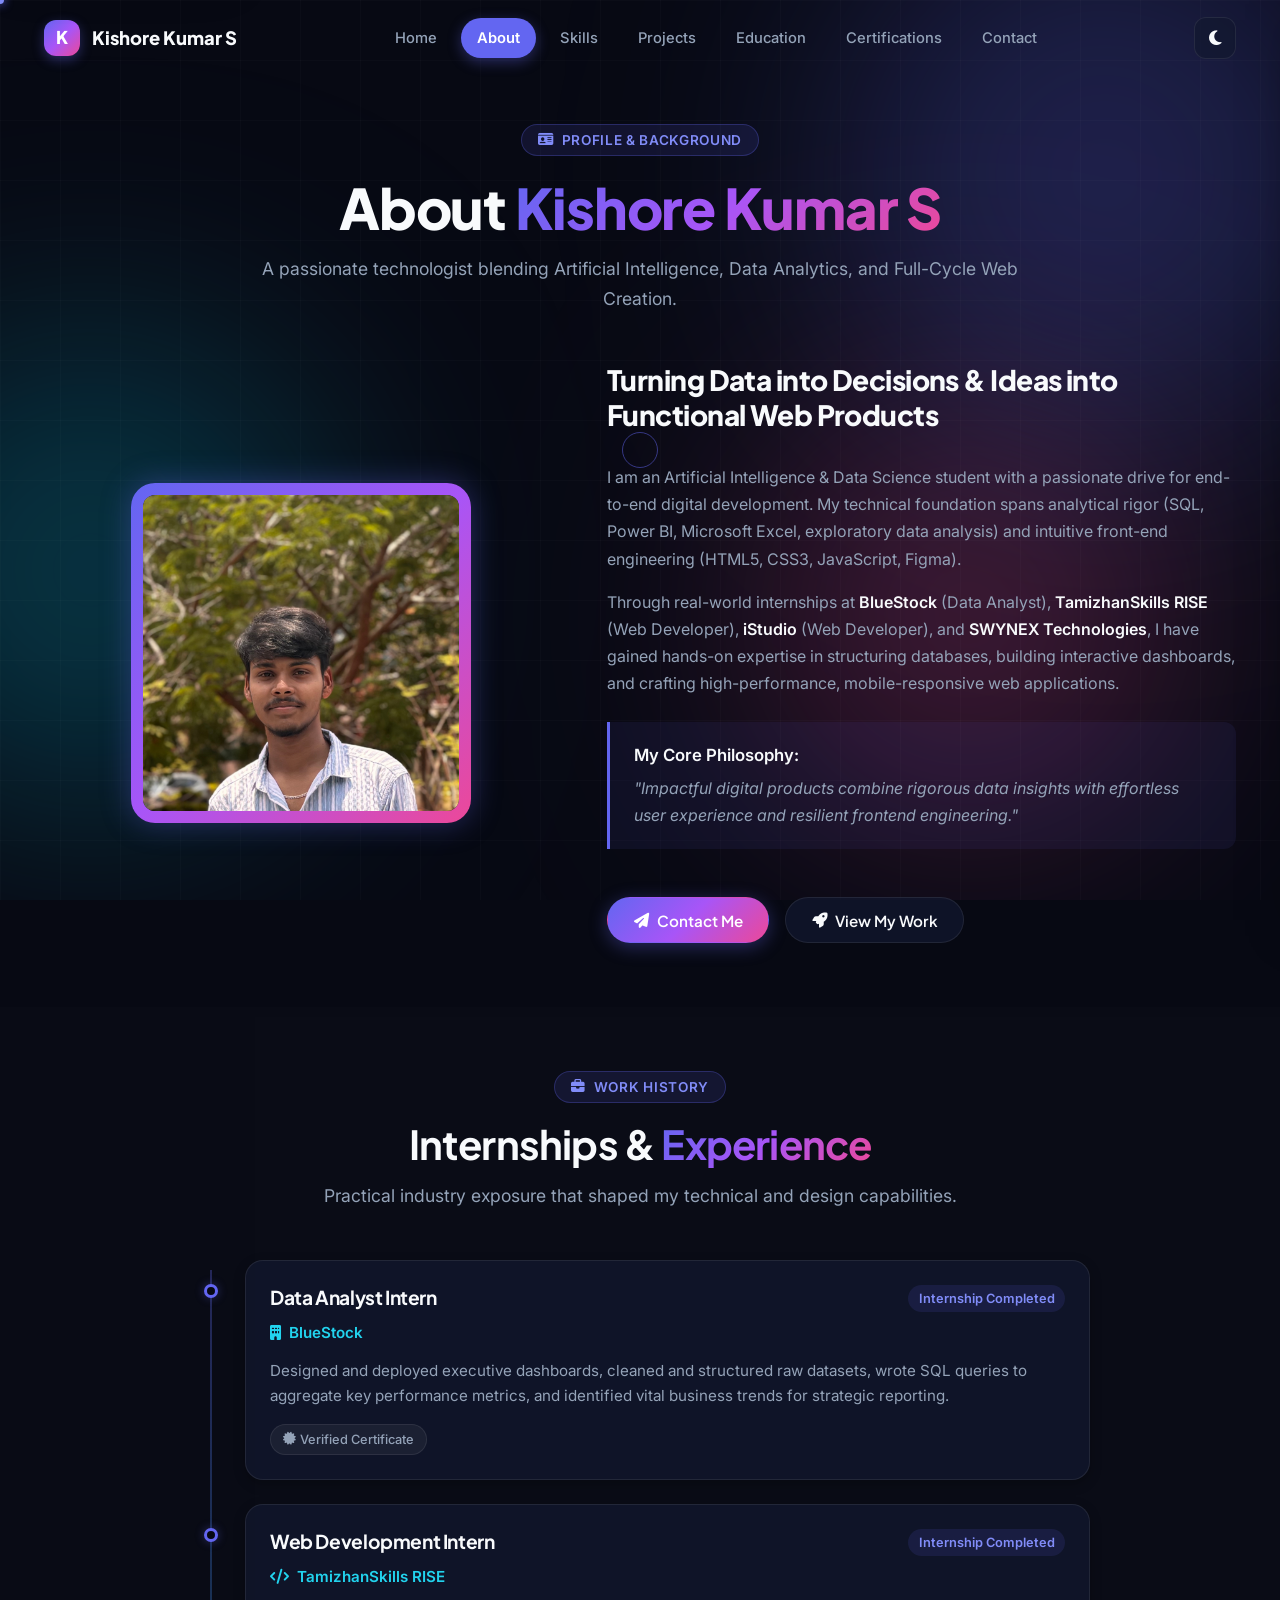
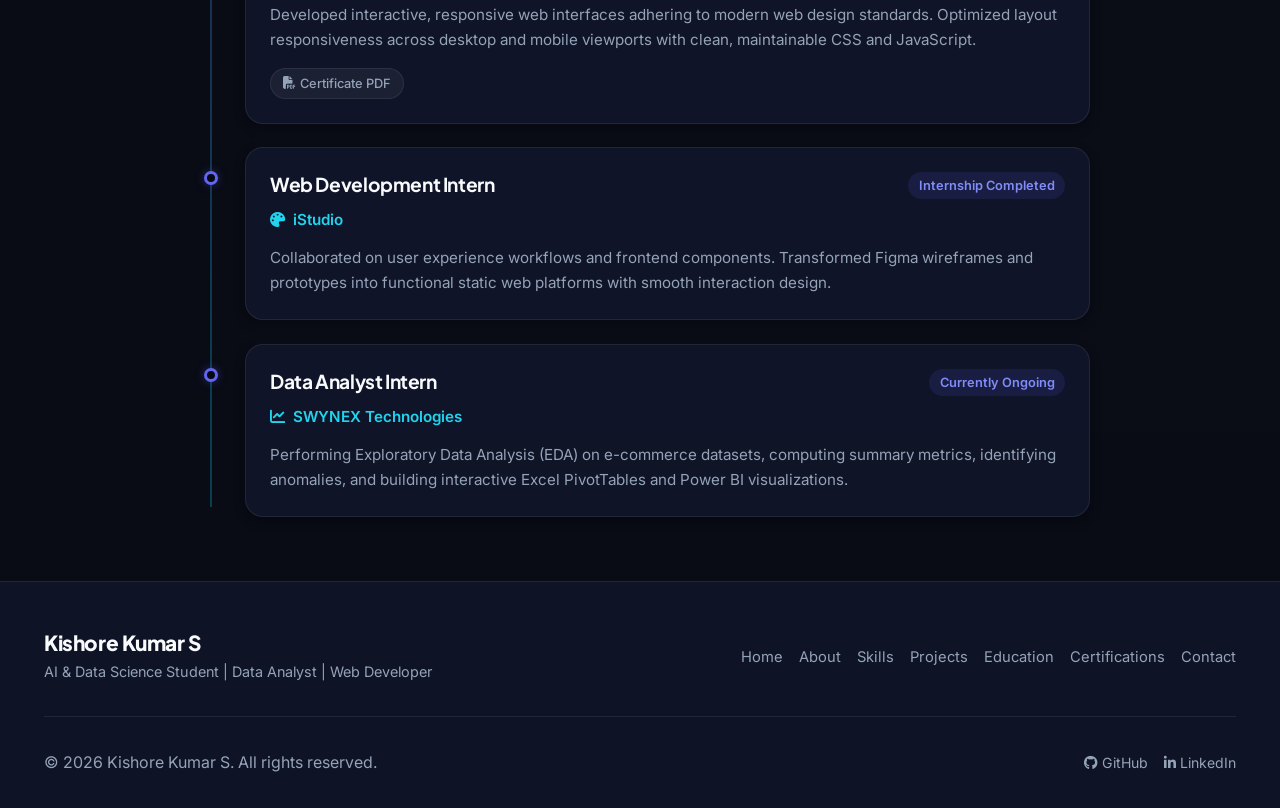
<file: about.html>
<!DOCTYPE html>
<html lang="en">
<head>
    <meta charset="UTF-8">
    <meta name="viewport" content="width=device-width, initial-scale=1.0">
    <title>About Me | Kishore Kumar S - AI & Data Science Specialist</title>
    <meta name="description" content="Learn more about Kishore Kumar S, his background in AI & Data Science, internships, design philosophy, and technical experience.">
    <meta name="keywords" content="About Kishore Kumar S, AI Student, Data Analyst, Web Developer, BlueStock, TamizhanSkills RISE, iStudio">
    <meta name="author" content="Kishore Kumar S">
    <meta name="theme-color" content="#6366f1">

    <!-- Preconnect & Google Fonts -->
    <link rel="preconnect" href="https://fonts.googleapis.com">
    <link rel="preconnect" href="https://fonts.gstatic.com" crossorigin>
    <link href="https://fonts.googleapis.com/css2?family=Inter:wght@300;400;500;600;700&family=Plus+Jakarta+Sans:wght@500;600;700;800&display=swap" rel="stylesheet">
    
    <!-- Font Awesome -->
    <link rel="stylesheet" href="https://cdnjs.cloudflare.com/ajax/libs/font-awesome/6.5.1/css/all.min.css" integrity="sha512-DTOQO9RWCH3ppGqcWaEA1BIZOC6xxalwEsw9c2QQeAIftl+Vegovlnee1c9QX4TctnWMn13TZye+giMm8e2LwA==" crossorigin="anonymous" referrerpolicy="no-referrer">
    
    <!-- Stylesheet -->
    <link rel="stylesheet" href="style.css">
</head>

<body>
    <!-- Skip to Main Content Landmark -->
    <a href="#main-content" class="skip-link">Skip to main content</a>

    <!-- Ambient Background -->
    <div class="bg-ambient" aria-hidden="true">
        <div class="ambient-blob blob-1"></div>
        <div class="ambient-blob blob-2"></div>
        <div class="ambient-blob blob-3"></div>
    </div>
    <div class="bg-grid" aria-hidden="true"></div>

    <!-- Custom Cursor -->
    <div class="cursor-dot" aria-hidden="true"></div>
    <div class="cursor-outline" aria-hidden="true"></div>

    <!-- Scroll Progress -->
    <div class="scroll-progress" aria-hidden="true"></div>

    <!-- Page Transition -->
    <div class="page-transition" aria-hidden="true"></div>

    <!-- Page Loader -->
    <div class="loader" aria-label="Loading page">
        <div class="loader-inner">
            <div class="loader-brand">ABOUT KISHORE</div>
            <div class="loader-track">
                <div class="loader-fill"></div>
            </div>
        </div>
    </div>

    <!-- Header & Navigation -->
    <header>
        <nav class="navbar" id="navbar" aria-label="Main Navigation">
            <div class="nav-container">
                <a href="index.html" class="nav-logo" aria-label="Kishore Kumar S Homepage">
                    <div class="nav-logo-badge" aria-hidden="true">K</div>
                    <span>Kishore Kumar S</span>
                </a>

                <div class="nav-links">
                    <a href="index.html" class="nav-link">Home</a>
                    <a href="about.html" class="nav-link active" aria-current="page">About</a>
                    <a href="skills.html" class="nav-link">Skills</a>
                    <a href="projects.html" class="nav-link">Projects</a>
                    <a href="education.html" class="nav-link">Education</a>
                    <a href="certifications.html" class="nav-link">Certifications</a>
                    <a href="contact.html" class="nav-link">Contact</a>
                </div>

                <div class="nav-actions">
                    <button class="theme-toggle-btn" aria-label="Switch Theme" type="button">
                        <i class="fas fa-moon" aria-hidden="true"></i>
                    </button>
                    <button class="hamburger-btn" aria-label="Open Navigation Menu" aria-expanded="false" type="button">
                        <span aria-hidden="true"></span>
                        <span aria-hidden="true"></span>
                        <span aria-hidden="true"></span>
                    </button>
                </div>
            </div>
        </nav>
    </header>

    <!-- Mobile Drawer Menu -->
    <div class="mobile-nav-backdrop" aria-hidden="true"></div>
    <aside class="mobile-nav-drawer" aria-label="Mobile Navigation Menu">
        <div class="mobile-drawer-header">
            <a href="index.html" class="nav-logo" aria-label="Kishore Kumar S Home">
                <div class="nav-logo-badge" aria-hidden="true">K</div>
                <span>Kishore</span>
            </a>
            <button class="close-drawer-btn" aria-label="Close Navigation Menu" type="button">
                <i class="fas fa-times" aria-hidden="true"></i>
            </button>
        </div>

        <nav class="mobile-nav-list" aria-label="Mobile Navigation Links">
            <a href="index.html"><i class="fas fa-home" aria-hidden="true"></i> Home</a>
            <a href="about.html" class="active" aria-current="page"><i class="fas fa-user" aria-hidden="true"></i> About</a>
            <a href="skills.html"><i class="fas fa-layer-group" aria-hidden="true"></i> Skills</a>
            <a href="projects.html"><i class="fas fa-laptop-code" aria-hidden="true"></i> Projects</a>
            <a href="education.html"><i class="fas fa-graduation-cap" aria-hidden="true"></i> Education</a>
            <a href="certifications.html"><i class="fas fa-certificate" aria-hidden="true"></i> Certifications</a>
            <a href="contact.html"><i class="fas fa-envelope" aria-hidden="true"></i> Contact</a>
        </nav>

        <div class="mobile-drawer-footer">
            <a href="https://github.com/kishore098776" target="_blank" rel="noopener noreferrer" class="social-icon-btn" aria-label="GitHub Profile">
                <i class="fab fa-github" aria-hidden="true"></i>
            </a>
            <a href="https://www.linkedin.com/in/kishore-kumar-252a0b339" target="_blank" rel="noopener noreferrer" class="social-icon-btn" aria-label="LinkedIn Profile">
                <i class="fab fa-linkedin-in" aria-hidden="true"></i>
            </a>
            <a href="mailto:kishorekumarsk8754@gmail.com" class="social-icon-btn" aria-label="Send Direct Email">
                <i class="fas fa-envelope" aria-hidden="true"></i>
            </a>
        </div>
    </aside>

    <!-- Main Content -->
    <main id="main-content">
        <!-- Main About Header -->
        <section class="section section-page-top" aria-label="Biography and Profile">
            <div class="container">
                <div class="section-header reveal-on-scroll">
                    <div class="section-badge"><i class="fas fa-id-card" aria-hidden="true"></i> Profile &amp; Background</div>
                    <h1 class="section-title">About <span class="text-gradient">Kishore Kumar S</span></h1>
                    <p class="section-subtitle">A passionate technologist blending Artificial Intelligence, Data Analytics, and Full-Cycle Web Creation.</p>
                </div>

                <div class="about-grid">
                    <div class="about-visual reveal-on-scroll">
                        <div class="hero-avatar-card" style="margin: 0 auto; width: min(100%, 340px);">
                            <div class="hero-avatar-inner">
                                <img src="IMG_20260518_192714.jpg" alt="Profile photograph of Kishore Kumar S" class="hero-avatar-img" width="340" height="340" loading="eager" decoding="async">
                            </div>
                        </div>
                    </div>

                    <div class="about-narrative reveal-on-scroll delay-1">
                        <h2 style="font-size: 1.75rem; font-weight: 800; margin-bottom: 1rem;">
                            Turning Data into Decisions &amp; Ideas into Functional Web Products
                        </h2>

                        <p>
                            I am an Artificial Intelligence &amp; Data Science student with a passionate drive for end-to-end digital development. My technical foundation spans analytical rigor (SQL, Power BI, Microsoft Excel, exploratory data analysis) and intuitive front-end engineering (HTML5, CSS3, JavaScript, Figma).
                        </p>

                        <p>
                            Through real-world internships at <strong>BlueStock</strong> (Data Analyst), <strong>TamizhanSkills RISE</strong> (Web Developer), <strong>iStudio</strong> (Web Developer), and <strong>SWYNEX Technologies</strong>, I have gained hands-on expertise in structuring databases, building interactive dashboards, and crafting high-performance, mobile-responsive web applications.
                        </p>

                        <div class="about-highlight-box">
                            <strong style="color: var(--text-main); font-size: 1.05rem;">My Core Philosophy:</strong>
                            <p style="margin-top: 0.35rem; margin-bottom: 0; font-style: italic;">
                                "Impactful digital products combine rigorous data insights with effortless user experience and resilient frontend engineering."
                            </p>
                        </div>

                        <div style="display: flex; gap: 1rem; flex-wrap: wrap; margin-top: 1.5rem;">
                            <a href="contact.html" class="btn btn-primary">
                                <i class="fas fa-paper-plane" aria-hidden="true"></i> Contact Me
                            </a>
                            <a href="projects.html" class="btn btn-secondary">
                                <i class="fas fa-rocket" aria-hidden="true"></i> View My Work
                            </a>
                        </div>
                    </div>
                </div>
            </div>
        </section>

        <!-- Experience Timeline Section -->
        <section class="section" style="background: rgba(255, 255, 255, 0.01);" aria-label="Internship Timeline">
            <div class="container">
                <div class="section-header reveal-on-scroll">
                    <div class="section-badge"><i class="fas fa-briefcase" aria-hidden="true"></i> Work History</div>
                    <h2 class="section-title">Internships &amp; <span class="text-gradient">Experience</span></h2>
                    <p class="section-subtitle">Practical industry exposure that shaped my technical and design capabilities.</p>
                </div>

                <div class="timeline-list">
                    <!-- BlueStock -->
                    <div class="timeline-entry reveal-on-scroll">
                        <div class="timeline-card">
                            <div class="timeline-meta">
                                <h3 class="timeline-degree">Data Analyst Intern</h3>
                                <span class="timeline-date">Internship Completed</span>
                            </div>
                            <div class="timeline-institution">
                                <i class="fas fa-building" aria-hidden="true"></i> BlueStock
                            </div>
                            <p class="timeline-desc">
                                Designed and deployed executive dashboards, cleaned and structured raw datasets, wrote SQL queries to aggregate key performance metrics, and identified vital business trends for strategic reporting.
                            </p>
                            <div style="margin-top: 1rem;">
                                <a href="BFDA53357.jpg" target="_blank" rel="noopener noreferrer" class="tag-pill" aria-label="View BlueStock Internship Certificate">
                                    <i class="fas fa-certificate" aria-hidden="true"></i> Verified Certificate
                                </a>
                            </div>
                        </div>
                    </div>

                    <!-- TamizhanSkills RISE -->
                    <div class="timeline-entry reveal-on-scroll delay-1">
                        <div class="timeline-card">
                            <div class="timeline-meta">
                                <h3 class="timeline-degree">Web Development Intern</h3>
                                <span class="timeline-date">Internship Completed</span>
                            </div>
                            <div class="timeline-institution">
                                <i class="fas fa-code" aria-hidden="true"></i> TamizhanSkills RISE
                            </div>
                            <p class="timeline-desc">
                                Developed interactive, responsive web interfaces adhering to modern web design standards. Optimized layout responsiveness across desktop and mobile viewports with clean, maintainable CSS and JavaScript.
                            </p>
                            <div style="margin-top: 1rem;">
                                <a href="9685326_Build_Website_With_AI_9387082.pdf" target="_blank" rel="noopener noreferrer" class="tag-pill" aria-label="View Web Development Certificate PDF">
                                    <i class="fas fa-file-pdf" aria-hidden="true"></i> Certificate PDF
                                </a>
                            </div>
                        </div>
                    </div>

                    <!-- iStudio -->
                    <div class="timeline-entry reveal-on-scroll delay-2">
                        <div class="timeline-card">
                            <div class="timeline-meta">
                                <h3 class="timeline-degree">Web Development Intern</h3>
                                <span class="timeline-date">Internship Completed</span>
                            </div>
                            <div class="timeline-institution">
                                <i class="fas fa-palette" aria-hidden="true"></i> iStudio
                            </div>
                            <p class="timeline-desc">
                                Collaborated on user experience workflows and frontend components. Transformed Figma wireframes and prototypes into functional static web platforms with smooth interaction design.
                            </p>
                        </div>
                    </div>

                    <!-- SWYNEX Technologies -->
                    <div class="timeline-entry reveal-on-scroll delay-3">
                        <div class="timeline-card">
                            <div class="timeline-meta">
                                <h3 class="timeline-degree">Data Analyst Intern</h3>
                                <span class="timeline-date">Currently Ongoing</span>
                            </div>
                            <div class="timeline-institution">
                                <i class="fas fa-chart-line" aria-hidden="true"></i> SWYNEX Technologies
                            </div>
                            <p class="timeline-desc">
                                Performing Exploratory Data Analysis (EDA) on e-commerce datasets, computing summary metrics, identifying anomalies, and building interactive Excel PivotTables and Power BI visualizations.
                            </p>
                        </div>
                    </div>
                </div>
            </div>
        </section>
    </main>

    <!-- Footer -->
    <footer class="site-footer">
        <div class="container">
            <div class="footer-top">
                <div class="footer-brand">
                    <h3>Kishore Kumar S</h3>
                    <p>AI &amp; Data Science Student | Data Analyst | Web Developer</p>
                </div>

                <nav class="footer-nav" aria-label="Footer Navigation">
                    <a href="index.html">Home</a>
                    <a href="about.html">About</a>
                    <a href="skills.html">Skills</a>
                    <a href="projects.html">Projects</a>
                    <a href="education.html">Education</a>
                    <a href="certifications.html">Certifications</a>
                    <a href="contact.html">Contact</a>
                </nav>
            </div>

            <div class="footer-bottom">
                <p>&copy; 2026 Kishore Kumar S. All rights reserved.</p>
                <div style="display: flex; gap: 1rem;">
                    <a href="https://github.com/kishore098776" target="_blank" rel="noopener noreferrer" style="color: var(--text-muted);"><i class="fab fa-github" aria-hidden="true"></i> GitHub</a>
                    <a href="https://www.linkedin.com/in/kishore-kumar-252a0b339" target="_blank" rel="noopener noreferrer" style="color: var(--text-muted);"><i class="fab fa-linkedin-in" aria-hidden="true"></i> LinkedIn</a>
                </div>
            </div>
        </div>
    </footer>

    <!-- Scripts -->
    <script src="script.js"></script>
</body>
</html>
</file>
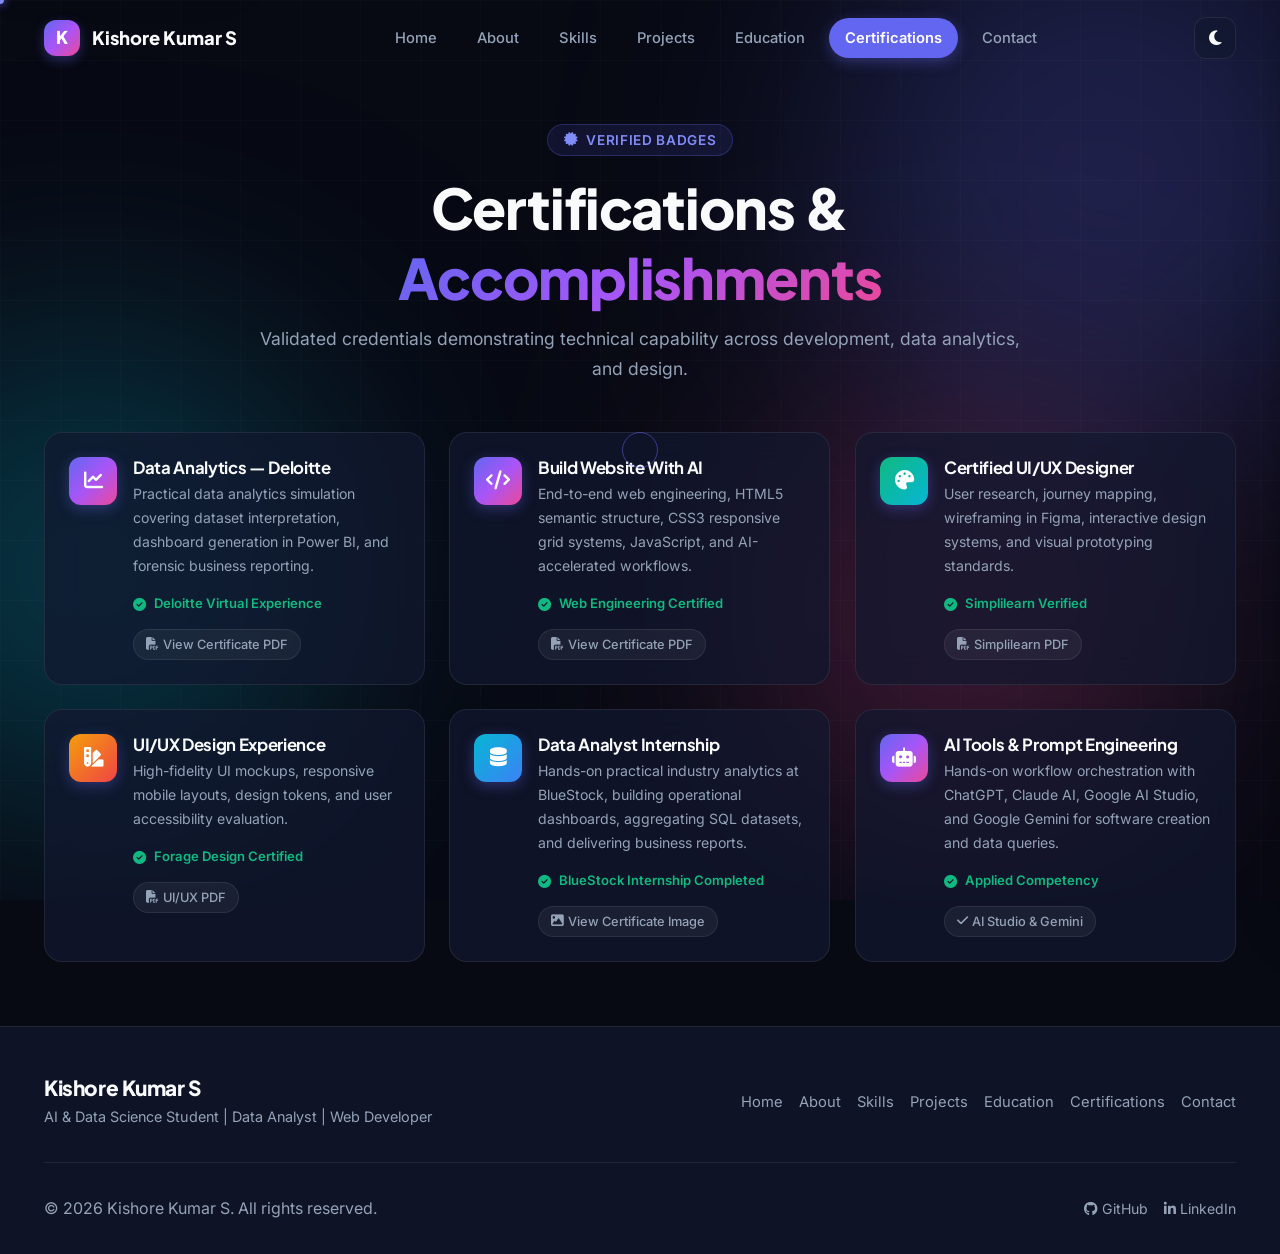
<file: certifications.html>
<!DOCTYPE html>
<html lang="en">
<head>
    <meta charset="UTF-8">
    <meta name="viewport" content="width=device-width, initial-scale=1.0">
    <title>Certifications & Credentials | Kishore Kumar S</title>
    <meta name="description" content="Verified professional certifications and technical achievements of Kishore Kumar S across Web Development, Data Analytics, and AI.">
    <meta name="keywords" content="Certifications, Deloitte, Simplilearn, UI/UX, Web Development, Data Analytics, Kishore Kumar S">
    <meta name="author" content="Kishore Kumar S">
    <meta name="theme-color" content="#6366f1">

    <!-- Preconnect & Google Fonts -->
    <link rel="preconnect" href="https://fonts.googleapis.com">
    <link rel="preconnect" href="https://fonts.gstatic.com" crossorigin>
    <link href="https://fonts.googleapis.com/css2?family=Inter:wght@300;400;500;600;700&family=Plus+Jakarta+Sans:wght@500;600;700;800&display=swap" rel="stylesheet">
    
    <!-- Font Awesome -->
    <link rel="stylesheet" href="https://cdnjs.cloudflare.com/ajax/libs/font-awesome/6.5.1/css/all.min.css" integrity="sha512-DTOQO9RWCH3ppGqcWaEA1BIZOC6xxalwEsw9c2QQeAIftl+Vegovlnee1c9QX4TctnWMn13TZye+giMm8e2LwA==" crossorigin="anonymous" referrerpolicy="no-referrer">
    
    <!-- Stylesheet -->
    <link rel="stylesheet" href="style.css">
</head>

<body>
    <!-- Skip to Main Content Landmark -->
    <a href="#main-content" class="skip-link">Skip to main content</a>

    <!-- Ambient Background -->
    <div class="bg-ambient" aria-hidden="true">
        <div class="ambient-blob blob-1"></div>
        <div class="ambient-blob blob-2"></div>
        <div class="ambient-blob blob-3"></div>
    </div>
    <div class="bg-grid" aria-hidden="true"></div>

    <!-- Custom Cursor -->
    <div class="cursor-dot" aria-hidden="true"></div>
    <div class="cursor-outline" aria-hidden="true"></div>

    <!-- Scroll Progress -->
    <div class="scroll-progress" aria-hidden="true"></div>

    <!-- Page Transition -->
    <div class="page-transition" aria-hidden="true"></div>

    <!-- Page Loader -->
    <div class="loader" aria-label="Loading certifications">
        <div class="loader-inner">
            <div class="loader-brand">CERTIFICATIONS</div>
            <div class="loader-track">
                <div class="loader-fill"></div>
            </div>
        </div>
    </div>

    <!-- Header & Navigation -->
    <header>
        <nav class="navbar" id="navbar" aria-label="Main Navigation">
            <div class="nav-container">
                <a href="index.html" class="nav-logo" aria-label="Kishore Kumar S Homepage">
                    <div class="nav-logo-badge" aria-hidden="true">K</div>
                    <span>Kishore Kumar S</span>
                </a>

                <div class="nav-links">
                    <a href="index.html" class="nav-link">Home</a>
                    <a href="about.html" class="nav-link">About</a>
                    <a href="skills.html" class="nav-link">Skills</a>
                    <a href="projects.html" class="nav-link">Projects</a>
                    <a href="education.html" class="nav-link">Education</a>
                    <a href="certifications.html" class="nav-link active" aria-current="page">Certifications</a>
                    <a href="contact.html" class="nav-link">Contact</a>
                </div>

                <div class="nav-actions">
                    <button class="theme-toggle-btn" aria-label="Switch Theme" type="button">
                        <i class="fas fa-moon" aria-hidden="true"></i>
                    </button>
                    <button class="hamburger-btn" aria-label="Open Navigation Menu" aria-expanded="false" type="button">
                        <span aria-hidden="true"></span>
                        <span aria-hidden="true"></span>
                        <span aria-hidden="true"></span>
                    </button>
                </div>
            </div>
        </nav>
    </header>

    <!-- Mobile Drawer Menu -->
    <div class="mobile-nav-backdrop" aria-hidden="true"></div>
    <aside class="mobile-nav-drawer" aria-label="Mobile Navigation Menu">
        <div class="mobile-drawer-header">
            <a href="index.html" class="nav-logo" aria-label="Kishore Kumar S Home">
                <div class="nav-logo-badge" aria-hidden="true">K</div>
                <span>Kishore</span>
            </a>
            <button class="close-drawer-btn" aria-label="Close Navigation Menu" type="button">
                <i class="fas fa-times" aria-hidden="true"></i>
            </button>
        </div>

        <nav class="mobile-nav-list" aria-label="Mobile Navigation Links">
            <a href="index.html"><i class="fas fa-home" aria-hidden="true"></i> Home</a>
            <a href="about.html"><i class="fas fa-user" aria-hidden="true"></i> About</a>
            <a href="skills.html"><i class="fas fa-layer-group" aria-hidden="true"></i> Skills</a>
            <a href="projects.html"><i class="fas fa-laptop-code" aria-hidden="true"></i> Projects</a>
            <a href="education.html"><i class="fas fa-graduation-cap" aria-hidden="true"></i> Education</a>
            <a href="certifications.html" class="active" aria-current="page"><i class="fas fa-certificate" aria-hidden="true"></i> Certifications</a>
            <a href="contact.html"><i class="fas fa-envelope" aria-hidden="true"></i> Contact</a>
        </nav>

        <div class="mobile-drawer-footer">
            <a href="https://github.com/kishore098776" target="_blank" rel="noopener noreferrer" class="social-icon-btn" aria-label="GitHub Profile">
                <i class="fab fa-github" aria-hidden="true"></i>
            </a>
            <a href="https://www.linkedin.com/in/kishore-kumar-252a0b339" target="_blank" rel="noopener noreferrer" class="social-icon-btn" aria-label="LinkedIn Profile">
                <i class="fab fa-linkedin-in" aria-hidden="true"></i>
            </a>
            <a href="mailto:kishorekumarsk8754@gmail.com" class="social-icon-btn" aria-label="Send Direct Email">
                <i class="fas fa-envelope" aria-hidden="true"></i>
            </a>
        </div>
    </aside>

    <!-- Main Content -->
    <main id="main-content">
        <!-- Main Certifications Section -->
        <section class="section section-page-top" aria-label="Verified Certifications">
            <div class="container">
                <div class="section-header reveal-on-scroll">
                    <div class="section-badge"><i class="fas fa-certificate" aria-hidden="true"></i> Verified Badges</div>
                    <h1 class="section-title">Certifications &amp; <span class="text-gradient">Accomplishments</span></h1>
                    <p class="section-subtitle">Validated credentials demonstrating technical capability across development, data analytics, and design.</p>
                </div>

                <div class="certs-grid">
                    <!-- Cert 1: Deloitte Data Analytics -->
                    <div class="cert-card reveal-on-scroll">
                        <div class="cert-icon-wrapper" style="background: var(--grad-primary);">
                            <i class="fas fa-chart-line" aria-hidden="true"></i>
                        </div>
                        <div class="cert-info">
                            <h4>Data Analytics — Deloitte</h4>
                            <p>Practical data analytics simulation covering dataset interpretation, dashboard generation in Power BI, and forensic business reporting.</p>
                            <span class="cert-issuer"><i class="fas fa-circle-check" aria-hidden="true"></i> Deloitte Virtual Experience</span>
                            <div style="margin-top: 0.8rem;">
                                <a href="deloitte certificate.pdf" target="_blank" rel="noopener noreferrer" class="tag-pill" aria-label="Download Deloitte Certificate PDF">
                                    <i class="fas fa-file-pdf" aria-hidden="true"></i> View Certificate PDF
                                </a>
                            </div>
                        </div>
                    </div>

                    <!-- Cert 2: Web Development & AI -->
                    <div class="cert-card reveal-on-scroll delay-1">
                        <div class="cert-icon-wrapper">
                            <i class="fas fa-code" aria-hidden="true"></i>
                        </div>
                        <div class="cert-info">
                            <h4>Build Website With AI</h4>
                            <p>End-to-end web engineering, HTML5 semantic structure, CSS3 responsive grid systems, JavaScript, and AI-accelerated workflows.</p>
                            <span class="cert-issuer"><i class="fas fa-circle-check" aria-hidden="true"></i> Web Engineering Certified</span>
                            <div style="margin-top: 0.8rem;">
                                <a href="9685326_Build_Website_With_AI_9387082.pdf" target="_blank" rel="noopener noreferrer" class="tag-pill" aria-label="Download Web Dev Certificate PDF">
                                    <i class="fas fa-file-pdf" aria-hidden="true"></i> View Certificate PDF
                                </a>
                            </div>
                        </div>
                    </div>

                    <!-- Cert 3: UI/UX Simplilearn -->
                    <div class="cert-card reveal-on-scroll delay-2">
                        <div class="cert-icon-wrapper" style="background: var(--grad-emerald);">
                            <i class="fas fa-palette" aria-hidden="true"></i>
                        </div>
                        <div class="cert-info">
                            <h4>Certified UI/UX Designer</h4>
                            <p>User research, journey mapping, wireframing in Figma, interactive design systems, and visual prototyping standards.</p>
                            <span class="cert-issuer"><i class="fas fa-circle-check" aria-hidden="true"></i> Simplilearn Verified</span>
                            <div style="margin-top: 0.8rem;">
                                <a href="Simplilearn Certificate.pdf" target="_blank" rel="noopener noreferrer" class="tag-pill" aria-label="Download Simplilearn UI/UX Certificate PDF">
                                    <i class="fas fa-file-pdf" aria-hidden="true"></i> Simplilearn PDF
                                </a>
                            </div>
                        </div>
                    </div>

                    <!-- Cert 4: UI/UX Forage -->
                    <div class="cert-card reveal-on-scroll delay-3">
                        <div class="cert-icon-wrapper" style="background: var(--grad-amber);">
                            <i class="fas fa-swatchbook" aria-hidden="true"></i>
                        </div>
                        <div class="cert-info">
                            <h4>UI/UX Design Experience</h4>
                            <p>High-fidelity UI mockups, responsive mobile layouts, design tokens, and user accessibility evaluation.</p>
                            <span class="cert-issuer"><i class="fas fa-circle-check" aria-hidden="true"></i> Forage Design Certified</span>
                            <div style="margin-top: 0.8rem;">
                                <a href="UIUX.pdf" target="_blank" rel="noopener noreferrer" class="tag-pill" aria-label="Download UI/UX Certificate PDF">
                                    <i class="fas fa-file-pdf" aria-hidden="true"></i> UI/UX PDF
                                </a>
                            </div>
                        </div>
                    </div>

                    <!-- Cert 5: BlueStock Internship -->
                    <div class="cert-card reveal-on-scroll">
                        <div class="cert-icon-wrapper" style="background: var(--grad-cyan);">
                            <i class="fas fa-database" aria-hidden="true"></i>
                        </div>
                        <div class="cert-info">
                            <h4>Data Analyst Internship</h4>
                            <p>Hands-on practical industry analytics at BlueStock, building operational dashboards, aggregating SQL datasets, and delivering business reports.</p>
                            <span class="cert-issuer"><i class="fas fa-circle-check" aria-hidden="true"></i> BlueStock Internship Completed</span>
                            <div style="margin-top: 0.8rem;">
                                <a href="BFDA53357.jpg" target="_blank" rel="noopener noreferrer" class="tag-pill" aria-label="View BlueStock Internship Credential">
                                    <i class="fas fa-image" aria-hidden="true"></i> View Certificate Image
                                </a>
                            </div>
                        </div>
                    </div>

                    <!-- Cert 6: AI Prompt Engineering -->
                    <div class="cert-card reveal-on-scroll delay-1">
                        <div class="cert-icon-wrapper" style="background: var(--grad-primary);">
                            <i class="fas fa-robot" aria-hidden="true"></i>
                        </div>
                        <div class="cert-info">
                            <h4>AI Tools &amp; Prompt Engineering</h4>
                            <p>Hands-on workflow orchestration with ChatGPT, Claude AI, Google AI Studio, and Google Gemini for software creation and data queries.</p>
                            <span class="cert-issuer"><i class="fas fa-circle-check" aria-hidden="true"></i> Applied Competency</span>
                            <div style="margin-top: 0.8rem;">
                                <span class="tag-pill"><i class="fas fa-check" aria-hidden="true"></i> AI Studio &amp; Gemini</span>
                            </div>
                        </div>
                    </div>
                </div>
            </div>
        </section>
    </main>

    <!-- Footer -->
    <footer class="site-footer">
        <div class="container">
            <div class="footer-top">
                <div class="footer-brand">
                    <h3>Kishore Kumar S</h3>
                    <p>AI &amp; Data Science Student | Data Analyst | Web Developer</p>
                </div>

                <nav class="footer-nav" aria-label="Footer Navigation">
                    <a href="index.html">Home</a>
                    <a href="about.html">About</a>
                    <a href="skills.html">Skills</a>
                    <a href="projects.html">Projects</a>
                    <a href="education.html">Education</a>
                    <a href="certifications.html">Certifications</a>
                    <a href="contact.html">Contact</a>
                </nav>
            </div>

            <div class="footer-bottom">
                <p>&copy; 2026 Kishore Kumar S. All rights reserved.</p>
                <div style="display: flex; gap: 1rem;">
                    <a href="https://github.com/kishore098776" target="_blank" rel="noopener noreferrer" style="color: var(--text-muted);"><i class="fab fa-github" aria-hidden="true"></i> GitHub</a>
                    <a href="https://www.linkedin.com/in/kishore-kumar-252a0b339" target="_blank" rel="noopener noreferrer" style="color: var(--text-muted);"><i class="fab fa-linkedin-in" aria-hidden="true"></i> LinkedIn</a>
                </div>
            </div>
        </div>
    </footer>

    <!-- Scripts -->
    <script src="script.js"></script>
</body>
</html>
</file>
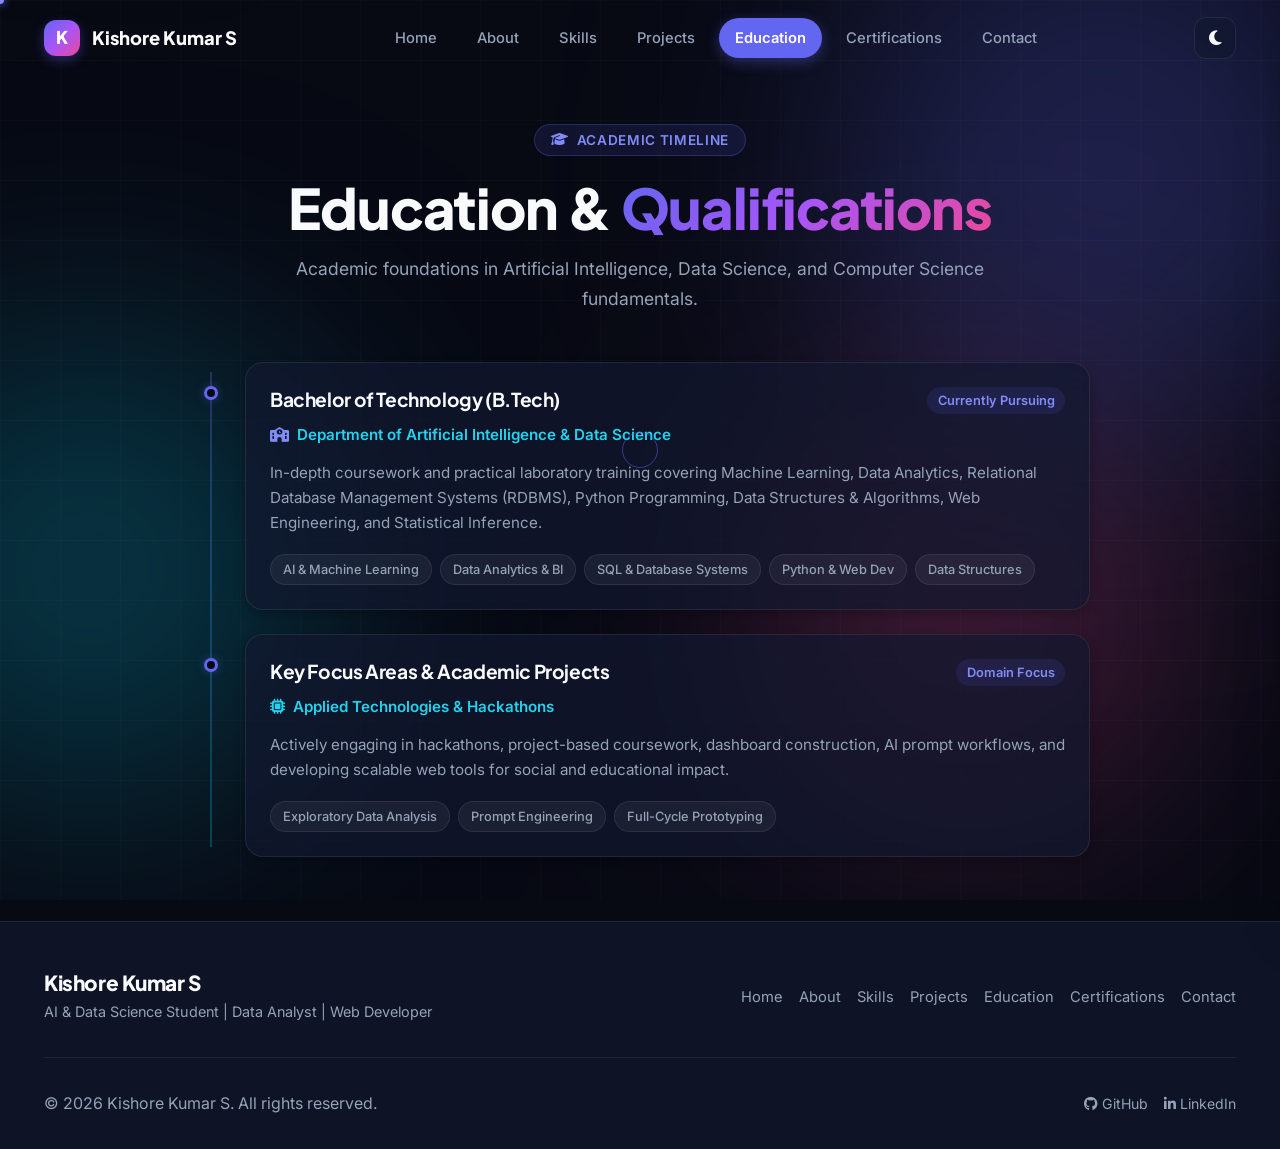
<file: education.html>
<!DOCTYPE html>
<html lang="en">
<head>
    <meta charset="UTF-8">
    <meta name="viewport" content="width=device-width, initial-scale=1.0">
    <title>Education & Academics | Kishore Kumar S</title>
    <meta name="description" content="Academic background and education milestones of Kishore Kumar S - B.Tech in Artificial Intelligence & Data Science.">
    <meta name="keywords" content="Education, Kishore Kumar S, B.Tech AI & Data Science, Engineering Degree, Academic Coursework">
    <meta name="author" content="Kishore Kumar S">
    <meta name="theme-color" content="#6366f1">

    <!-- Preconnect & Google Fonts -->
    <link rel="preconnect" href="https://fonts.googleapis.com">
    <link rel="preconnect" href="https://fonts.gstatic.com" crossorigin>
    <link href="https://fonts.googleapis.com/css2?family=Inter:wght@300;400;500;600;700&family=Plus+Jakarta+Sans:wght@500;600;700;800&display=swap" rel="stylesheet">
    
    <!-- Font Awesome -->
    <link rel="stylesheet" href="https://cdnjs.cloudflare.com/ajax/libs/font-awesome/6.5.1/css/all.min.css" integrity="sha512-DTOQO9RWCH3ppGqcWaEA1BIZOC6xxalwEsw9c2QQeAIftl+Vegovlnee1c9QX4TctnWMn13TZye+giMm8e2LwA==" crossorigin="anonymous" referrerpolicy="no-referrer">
    
    <!-- Stylesheet -->
    <link rel="stylesheet" href="style.css">
</head>

<body>
    <!-- Skip to Main Content Landmark -->
    <a href="#main-content" class="skip-link">Skip to main content</a>

    <!-- Ambient Background -->
    <div class="bg-ambient" aria-hidden="true">
        <div class="ambient-blob blob-1"></div>
        <div class="ambient-blob blob-2"></div>
        <div class="ambient-blob blob-3"></div>
    </div>
    <div class="bg-grid" aria-hidden="true"></div>

    <!-- Custom Cursor -->
    <div class="cursor-dot" aria-hidden="true"></div>
    <div class="cursor-outline" aria-hidden="true"></div>

    <!-- Scroll Progress -->
    <div class="scroll-progress" aria-hidden="true"></div>

    <!-- Page Transition -->
    <div class="page-transition" aria-hidden="true"></div>

    <!-- Page Loader -->
    <div class="loader" aria-label="Loading education">
        <div class="loader-inner">
            <div class="loader-brand">EDUCATION</div>
            <div class="loader-track">
                <div class="loader-fill"></div>
            </div>
        </div>
    </div>

    <!-- Header & Navigation -->
    <header>
        <nav class="navbar" id="navbar" aria-label="Main Navigation">
            <div class="nav-container">
                <a href="index.html" class="nav-logo" aria-label="Kishore Kumar S Homepage">
                    <div class="nav-logo-badge" aria-hidden="true">K</div>
                    <span>Kishore Kumar S</span>
                </a>

                <div class="nav-links">
                    <a href="index.html" class="nav-link">Home</a>
                    <a href="about.html" class="nav-link">About</a>
                    <a href="skills.html" class="nav-link">Skills</a>
                    <a href="projects.html" class="nav-link">Projects</a>
                    <a href="education.html" class="nav-link active" aria-current="page">Education</a>
                    <a href="certifications.html" class="nav-link">Certifications</a>
                    <a href="contact.html" class="nav-link">Contact</a>
                </div>

                <div class="nav-actions">
                    <button class="theme-toggle-btn" aria-label="Switch Theme" type="button">
                        <i class="fas fa-moon" aria-hidden="true"></i>
                    </button>
                    <button class="hamburger-btn" aria-label="Open Navigation Menu" aria-expanded="false" type="button">
                        <span aria-hidden="true"></span>
                        <span aria-hidden="true"></span>
                        <span aria-hidden="true"></span>
                    </button>
                </div>
            </div>
        </nav>
    </header>

    <!-- Mobile Drawer Menu -->
    <div class="mobile-nav-backdrop" aria-hidden="true"></div>
    <aside class="mobile-nav-drawer" aria-label="Mobile Navigation Menu">
        <div class="mobile-drawer-header">
            <a href="index.html" class="nav-logo" aria-label="Kishore Kumar S Home">
                <div class="nav-logo-badge" aria-hidden="true">K</div>
                <span>Kishore</span>
            </a>
            <button class="close-drawer-btn" aria-label="Close Navigation Menu" type="button">
                <i class="fas fa-times" aria-hidden="true"></i>
            </button>
        </div>

        <nav class="mobile-nav-list" aria-label="Mobile Navigation Links">
            <a href="index.html"><i class="fas fa-home" aria-hidden="true"></i> Home</a>
            <a href="about.html"><i class="fas fa-user" aria-hidden="true"></i> About</a>
            <a href="skills.html"><i class="fas fa-layer-group" aria-hidden="true"></i> Skills</a>
            <a href="projects.html"><i class="fas fa-laptop-code" aria-hidden="true"></i> Projects</a>
            <a href="education.html" class="active" aria-current="page"><i class="fas fa-graduation-cap" aria-hidden="true"></i> Education</a>
            <a href="certifications.html"><i class="fas fa-certificate" aria-hidden="true"></i> Certifications</a>
            <a href="contact.html"><i class="fas fa-envelope" aria-hidden="true"></i> Contact</a>
        </nav>

        <div class="mobile-drawer-footer">
            <a href="https://github.com/kishore098776" target="_blank" rel="noopener noreferrer" class="social-icon-btn" aria-label="GitHub Profile">
                <i class="fab fa-github" aria-hidden="true"></i>
            </a>
            <a href="https://www.linkedin.com/in/kishore-kumar-252a0b339" target="_blank" rel="noopener noreferrer" class="social-icon-btn" aria-label="LinkedIn Profile">
                <i class="fab fa-linkedin-in" aria-hidden="true"></i>
            </a>
            <a href="mailto:kishorekumarsk8754@gmail.com" class="social-icon-btn" aria-label="Send Direct Email">
                <i class="fas fa-envelope" aria-hidden="true"></i>
            </a>
        </div>
    </aside>

    <!-- Main Content -->
    <main id="main-content">
        <!-- Main Education Section -->
        <section class="section section-page-top" aria-label="Academic Timeline and Education">
            <div class="container">
                <div class="section-header reveal-on-scroll">
                    <div class="section-badge"><i class="fas fa-graduation-cap" aria-hidden="true"></i> Academic Timeline</div>
                    <h1 class="section-title">Education &amp; <span class="text-gradient">Qualifications</span></h1>
                    <p class="section-subtitle">Academic foundations in Artificial Intelligence, Data Science, and Computer Science fundamentals.</p>
                </div>

                <div class="timeline-list">
                    <!-- Degree 1: B.Tech -->
                    <div class="timeline-entry reveal-on-scroll">
                        <div class="timeline-card">
                            <div class="timeline-meta">
                                <h2 class="timeline-degree">Bachelor of Technology (B.Tech)</h2>
                                <span class="timeline-date">Currently Pursuing</span>
                            </div>
                            <div class="timeline-institution">
                                <i class="fas fa-school" style="color: var(--primary-light);" aria-hidden="true"></i> Department of Artificial Intelligence &amp; Data Science
                            </div>
                            <p class="timeline-desc">
                                In-depth coursework and practical laboratory training covering Machine Learning, Data Analytics, Relational Database Management Systems (RDBMS), Python Programming, Data Structures &amp; Algorithms, Web Engineering, and Statistical Inference.
                            </p>
                            
                            <div style="margin-top: 1.2rem; display: flex; flex-wrap: wrap; gap: 0.5rem;">
                                <span class="tag-pill">AI &amp; Machine Learning</span>
                                <span class="tag-pill">Data Analytics &amp; BI</span>
                                <span class="tag-pill">SQL &amp; Database Systems</span>
                                <span class="tag-pill">Python &amp; Web Dev</span>
                                <span class="tag-pill">Data Structures</span>
                            </div>
                        </div>
                    </div>

                    <!-- Academic Focus Card -->
                    <div class="timeline-entry reveal-on-scroll delay-1">
                        <div class="timeline-card">
                            <div class="timeline-meta">
                                <h2 class="timeline-degree">Key Focus Areas &amp; Academic Projects</h2>
                                <span class="timeline-date">Domain Focus</span>
                            </div>
                            <div class="timeline-institution">
                                <i class="fas fa-microchip" style="color: var(--secondary-light);" aria-hidden="true"></i> Applied Technologies &amp; Hackathons
                            </div>
                            <p class="timeline-desc">
                                Actively engaging in hackathons, project-based coursework, dashboard construction, AI prompt workflows, and developing scalable web tools for social and educational impact.
                            </p>
                            
                            <div style="margin-top: 1.2rem; display: flex; flex-wrap: wrap; gap: 0.5rem;">
                                <span class="tag-pill">Exploratory Data Analysis</span>
                                <span class="tag-pill">Prompt Engineering</span>
                                <span class="tag-pill">Full-Cycle Prototyping</span>
                            </div>
                        </div>
                    </div>
                </div>
            </div>
        </section>
    </main>

    <!-- Footer -->
    <footer class="site-footer">
        <div class="container">
            <div class="footer-top">
                <div class="footer-brand">
                    <h3>Kishore Kumar S</h3>
                    <p>AI &amp; Data Science Student | Data Analyst | Web Developer</p>
                </div>

                <nav class="footer-nav" aria-label="Footer Navigation">
                    <a href="index.html">Home</a>
                    <a href="about.html">About</a>
                    <a href="skills.html">Skills</a>
                    <a href="projects.html">Projects</a>
                    <a href="education.html">Education</a>
                    <a href="certifications.html">Certifications</a>
                    <a href="contact.html">Contact</a>
                </nav>
            </div>

            <div class="footer-bottom">
                <p>&copy; 2026 Kishore Kumar S. All rights reserved.</p>
                <div style="display: flex; gap: 1rem;">
                    <a href="https://github.com/kishore098776" target="_blank" rel="noopener noreferrer" style="color: var(--text-muted);"><i class="fab fa-github" aria-hidden="true"></i> GitHub</a>
                    <a href="https://www.linkedin.com/in/kishore-kumar-252a0b339" target="_blank" rel="noopener noreferrer" style="color: var(--text-muted);"><i class="fab fa-linkedin-in" aria-hidden="true"></i> LinkedIn</a>
                </div>
            </div>
        </div>
    </footer>

    <!-- Scripts -->
    <script src="script.js"></script>
</body>
</html>
</file>
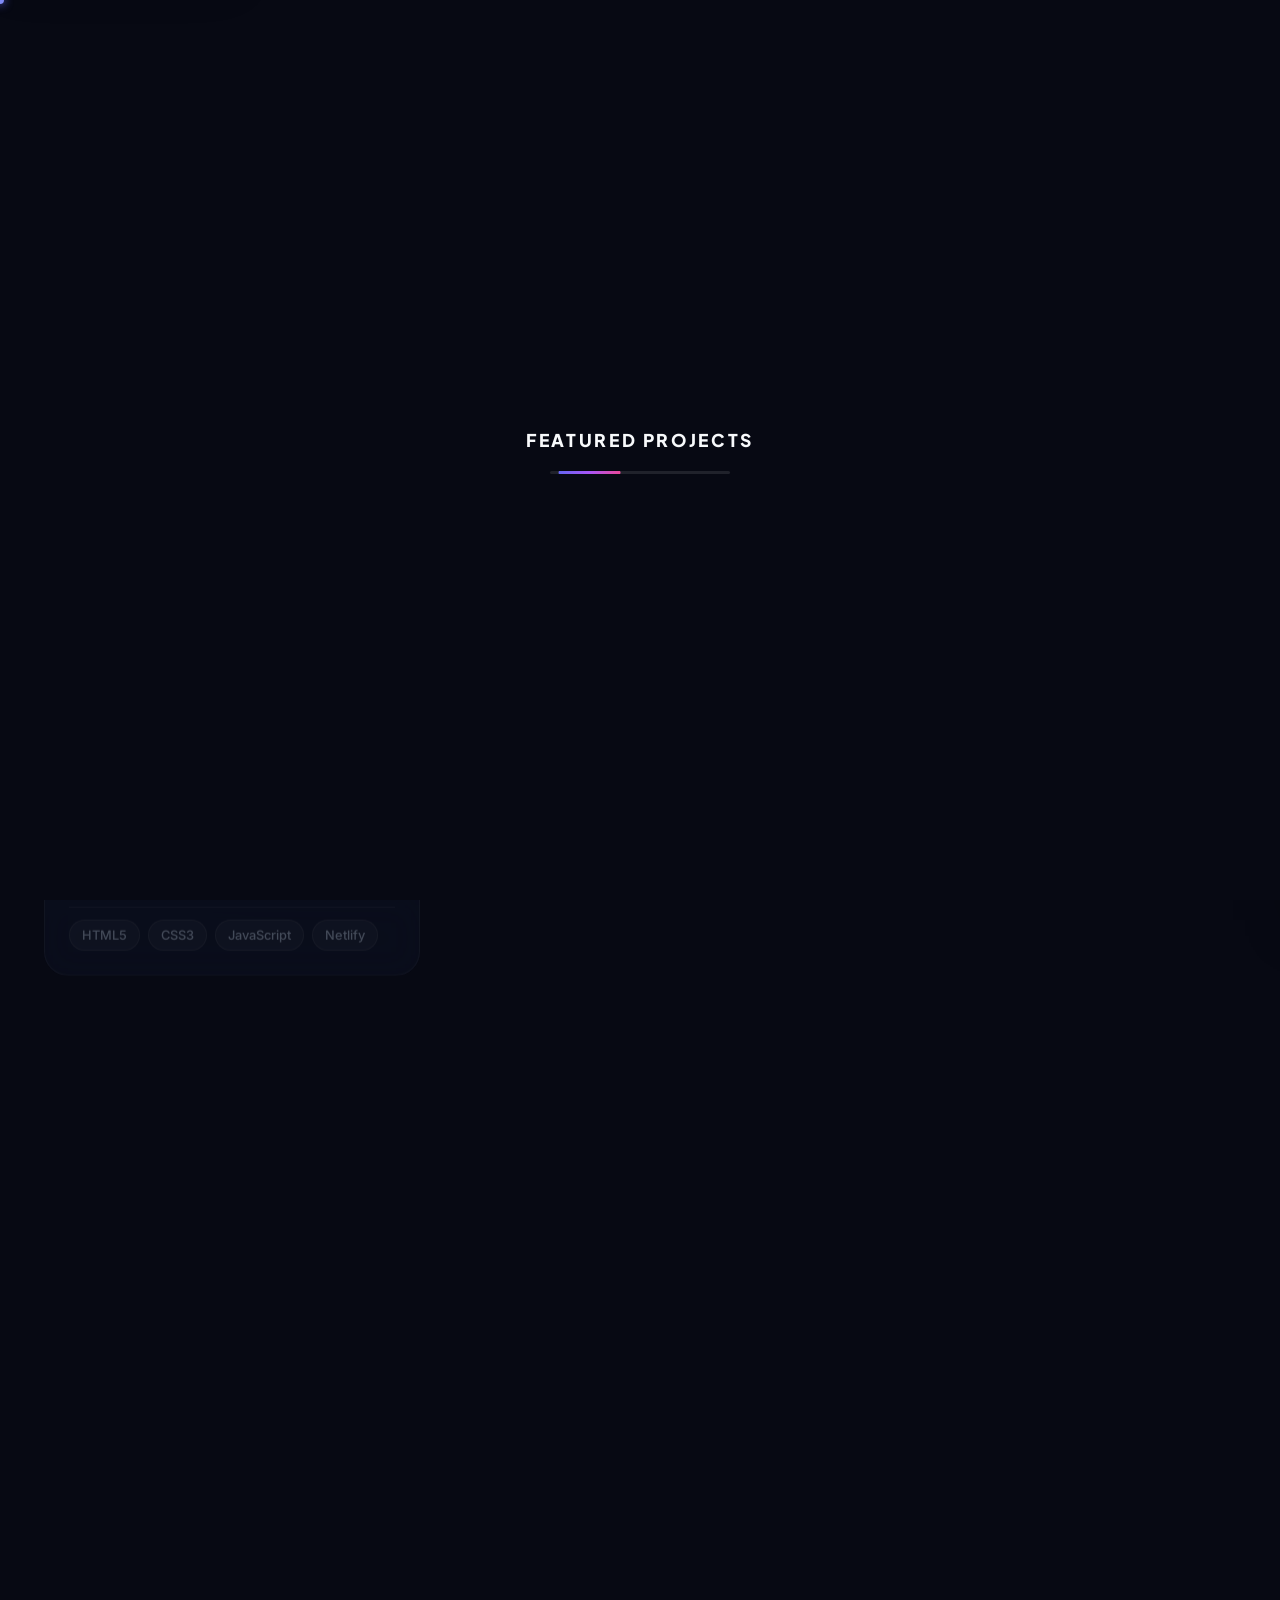
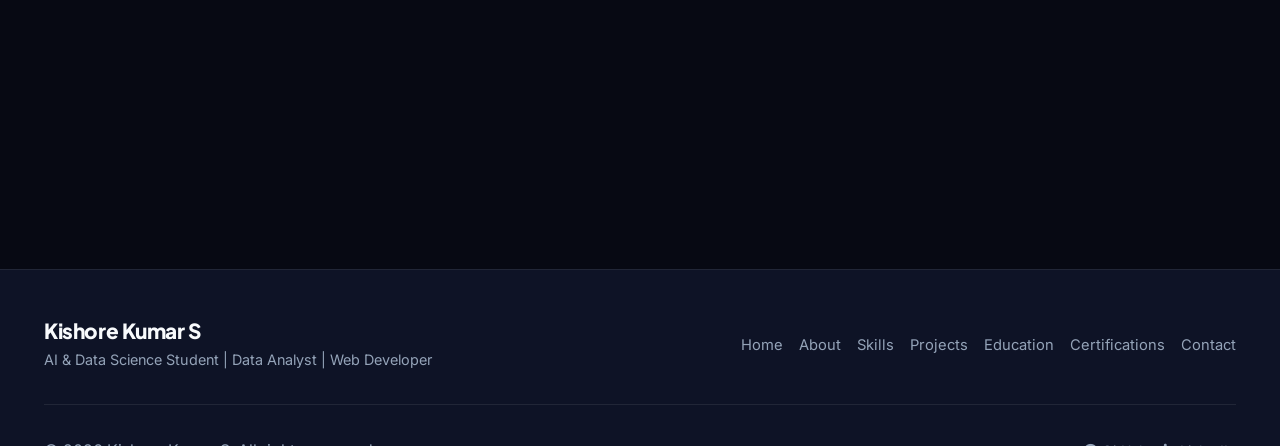
<file: pj.html>
<!DOCTYPE html>
<html lang="en">
<head>
    <meta charset="UTF-8">
    <meta http-equiv="refresh" content="0; url=projects.html">
    <meta name="viewport" content="width=device-width, initial-scale=1.0">
    <title>Redirecting to Projects | Kishore Kumar S</title>
    <link rel="preconnect" href="https://fonts.googleapis.com">
    <link rel="preconnect" href="https://fonts.gstatic.com" crossorigin>
    <link href="https://fonts.googleapis.com/css2?family=Inter:wght@400;600&family=Plus+Jakarta+Sans:wght@700&display=swap" rel="stylesheet">
    <link rel="stylesheet" href="style.css">
</head>
<body style="display: flex; justify-content: center; align-items: center; min-height: 100vh; text-align: center; background: var(--bg-main); color: var(--text-main); padding: var(--space-6);">
    <main class="glass-card" style="padding: var(--space-8); max-width: 460px;">
        <h1 style="font-size: 1.5rem; margin-bottom: 1rem;">Redirecting to Projects...</h1>
        <p style="margin-bottom: 1.5rem; color: var(--text-muted);">You are being redirected to the projects showcase page.</p>
        <p><a href="projects.html" class="btn btn-primary">Click here if not redirected automatically</a></p>
    </main>
</body>
</html>
</file>
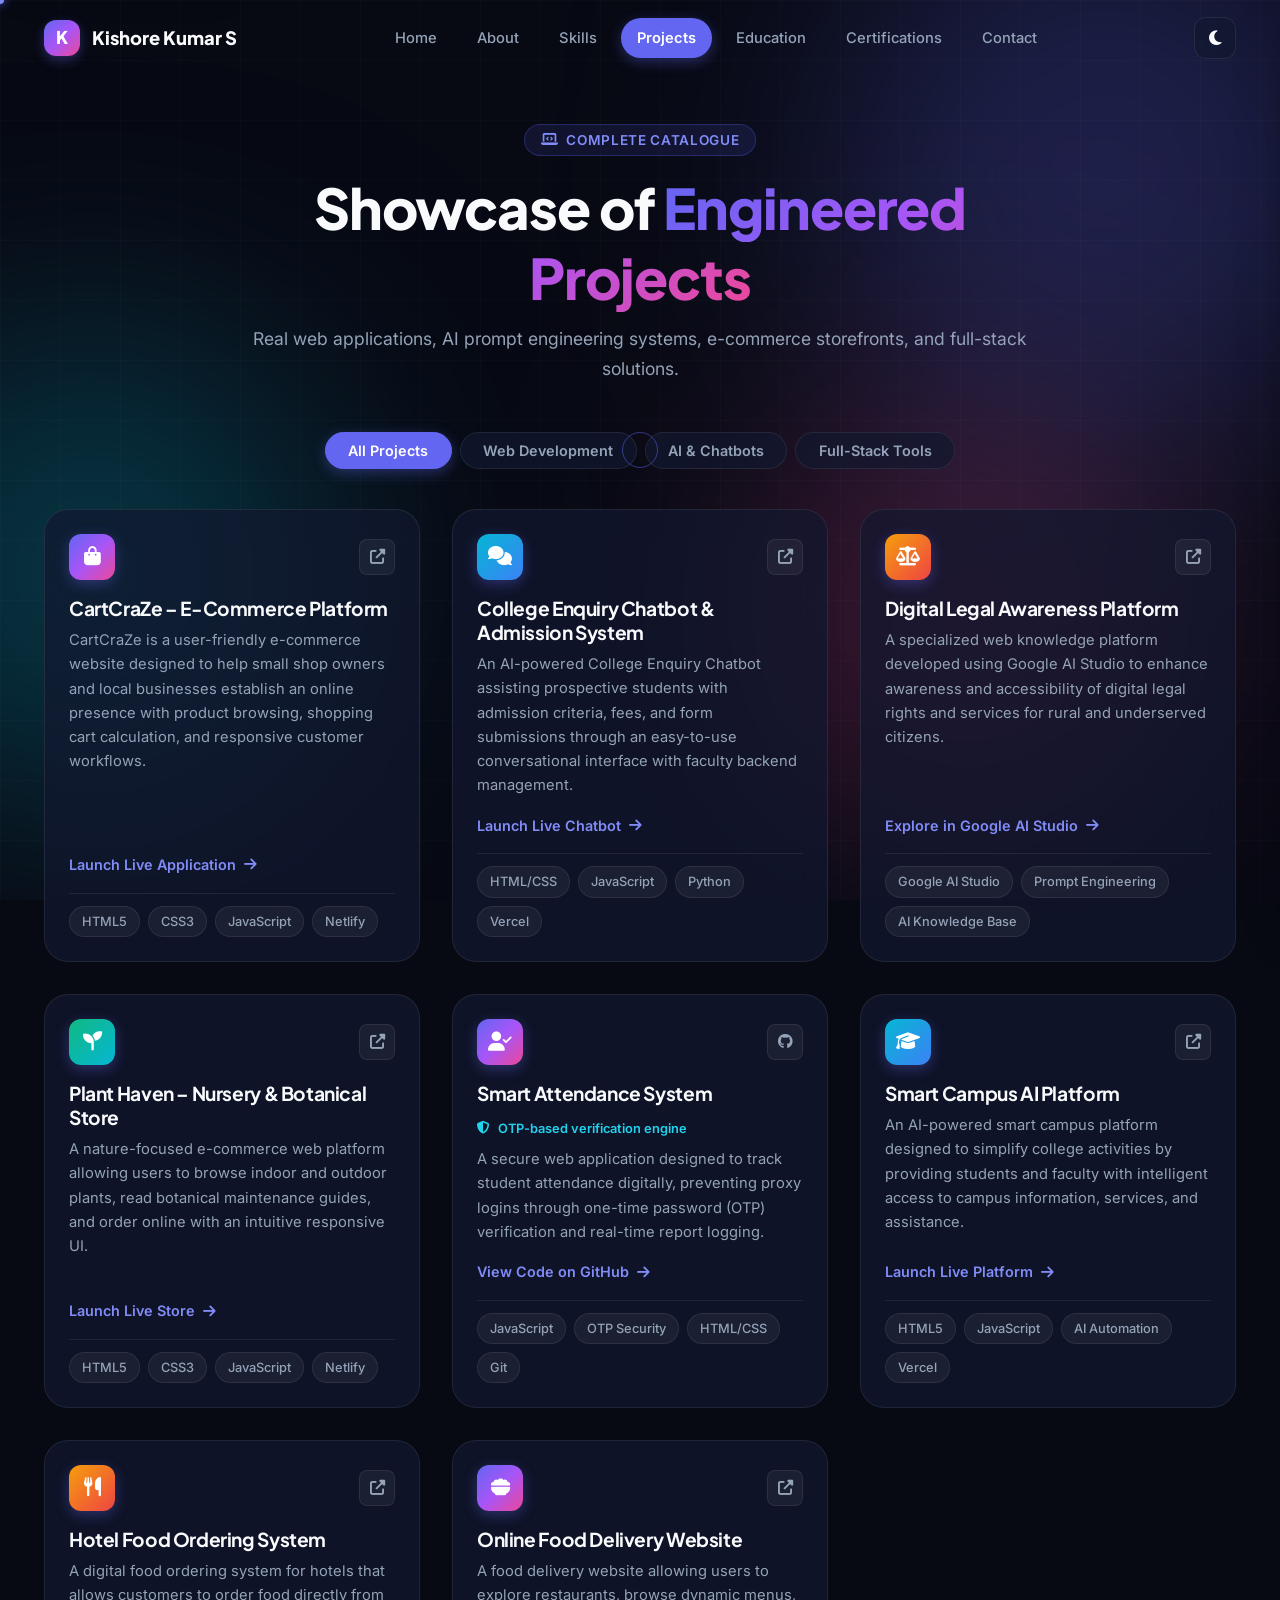
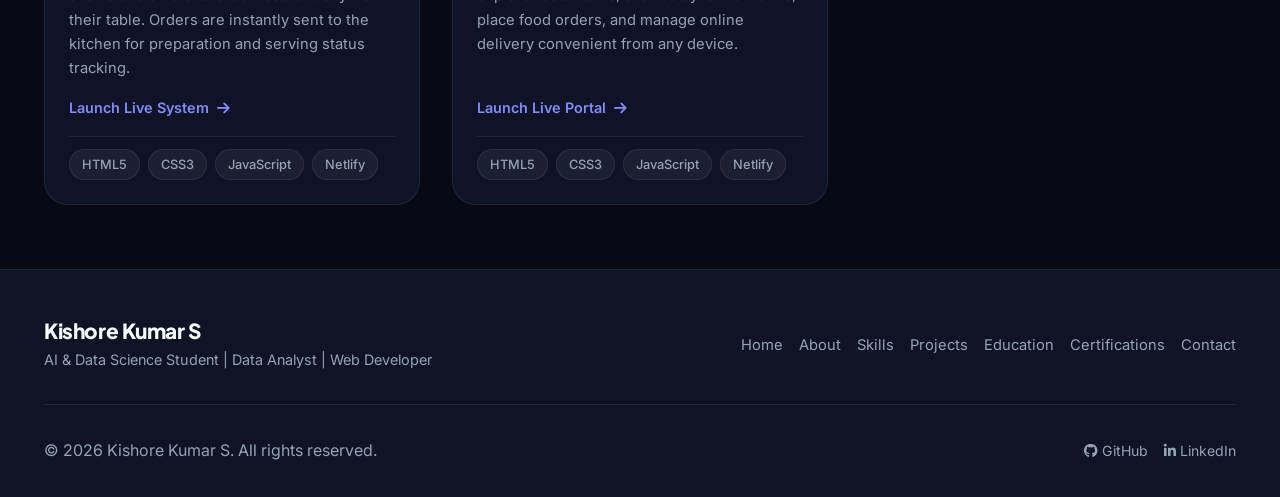
<file: projects.html>
<!DOCTYPE html>
<html lang="en">
<head>
    <meta charset="UTF-8">
    <meta name="viewport" content="width=device-width, initial-scale=1.0">
    <title>Projects Portfolio | Kishore Kumar S - Live Applications & AI Systems</title>
    <meta name="description" content="Explore live web applications, AI chatbots, e-commerce stores, and smart systems engineered by Kishore Kumar S.">
    <meta name="keywords" content="Portfolio Projects, Web Development, CartCraZe, College Chatbot, Smart Attendance, Smart Campus AI, Food Ordering, Kishore Kumar S">
    <meta name="author" content="Kishore Kumar S">
    <meta name="theme-color" content="#6366f1">

    <!-- Preconnect & Google Fonts -->
    <link rel="preconnect" href="https://fonts.googleapis.com">
    <link rel="preconnect" href="https://fonts.gstatic.com" crossorigin>
    <link href="https://fonts.googleapis.com/css2?family=Inter:wght@300;400;500;600;700&family=Plus+Jakarta+Sans:wght@500;600;700;800&display=swap" rel="stylesheet">
    
    <!-- Font Awesome -->
    <link rel="stylesheet" href="https://cdnjs.cloudflare.com/ajax/libs/font-awesome/6.5.1/css/all.min.css" integrity="sha512-DTOQO9RWCH3ppGqcWaEA1BIZOC6xxalwEsw9c2QQeAIftl+Vegovlnee1c9QX4TctnWMn13TZye+giMm8e2LwA==" crossorigin="anonymous" referrerpolicy="no-referrer">
    
    <!-- Stylesheet -->
    <link rel="stylesheet" href="style.css">
</head>

<body>
    <!-- Skip to Main Content Landmark -->
    <a href="#main-content" class="skip-link">Skip to main content</a>

    <!-- Ambient Background -->
    <div class="bg-ambient" aria-hidden="true">
        <div class="ambient-blob blob-1"></div>
        <div class="ambient-blob blob-2"></div>
        <div class="ambient-blob blob-3"></div>
    </div>
    <div class="bg-grid" aria-hidden="true"></div>

    <!-- Custom Cursor -->
    <div class="cursor-dot" aria-hidden="true"></div>
    <div class="cursor-outline" aria-hidden="true"></div>

    <!-- Scroll Progress -->
    <div class="scroll-progress" aria-hidden="true"></div>

    <!-- Page Transition -->
    <div class="page-transition" aria-hidden="true"></div>

    <!-- Page Loader -->
    <div class="loader" aria-label="Loading projects">
        <div class="loader-inner">
            <div class="loader-brand">FEATURED PROJECTS</div>
            <div class="loader-track">
                <div class="loader-fill"></div>
            </div>
        </div>
    </div>

    <!-- Header & Navigation -->
    <header>
        <nav class="navbar" id="navbar" aria-label="Main Navigation">
            <div class="nav-container">
                <a href="index.html" class="nav-logo" aria-label="Kishore Kumar S Homepage">
                    <div class="nav-logo-badge" aria-hidden="true">K</div>
                    <span>Kishore Kumar S</span>
                </a>

                <div class="nav-links">
                    <a href="index.html" class="nav-link">Home</a>
                    <a href="about.html" class="nav-link">About</a>
                    <a href="skills.html" class="nav-link">Skills</a>
                    <a href="projects.html" class="nav-link active" aria-current="page">Projects</a>
                    <a href="education.html" class="nav-link">Education</a>
                    <a href="certifications.html" class="nav-link">Certifications</a>
                    <a href="contact.html" class="nav-link">Contact</a>
                </div>

                <div class="nav-actions">
                    <button class="theme-toggle-btn" aria-label="Switch Theme" type="button">
                        <i class="fas fa-moon" aria-hidden="true"></i>
                    </button>
                    <button class="hamburger-btn" aria-label="Open Navigation Menu" aria-expanded="false" type="button">
                        <span aria-hidden="true"></span>
                        <span aria-hidden="true"></span>
                        <span aria-hidden="true"></span>
                    </button>
                </div>
            </div>
        </nav>
    </header>

    <!-- Mobile Drawer Menu -->
    <div class="mobile-nav-backdrop" aria-hidden="true"></div>
    <aside class="mobile-nav-drawer" aria-label="Mobile Navigation Menu">
        <div class="mobile-drawer-header">
            <a href="index.html" class="nav-logo" aria-label="Kishore Kumar S Home">
                <div class="nav-logo-badge" aria-hidden="true">K</div>
                <span>Kishore</span>
            </a>
            <button class="close-drawer-btn" aria-label="Close Navigation Menu" type="button">
                <i class="fas fa-times" aria-hidden="true"></i>
            </button>
        </div>

        <nav class="mobile-nav-list" aria-label="Mobile Navigation Links">
            <a href="index.html"><i class="fas fa-home" aria-hidden="true"></i> Home</a>
            <a href="about.html"><i class="fas fa-user" aria-hidden="true"></i> About</a>
            <a href="skills.html"><i class="fas fa-layer-group" aria-hidden="true"></i> Skills</a>
            <a href="projects.html" class="active" aria-current="page"><i class="fas fa-laptop-code" aria-hidden="true"></i> Projects</a>
            <a href="education.html"><i class="fas fa-graduation-cap" aria-hidden="true"></i> Education</a>
            <a href="certifications.html"><i class="fas fa-certificate" aria-hidden="true"></i> Certifications</a>
            <a href="contact.html"><i class="fas fa-envelope" aria-hidden="true"></i> Contact</a>
        </nav>

        <div class="mobile-drawer-footer">
            <a href="https://github.com/kishore098776" target="_blank" rel="noopener noreferrer" class="social-icon-btn" aria-label="GitHub Profile">
                <i class="fab fa-github" aria-hidden="true"></i>
            </a>
            <a href="https://www.linkedin.com/in/kishore-kumar-252a0b339" target="_blank" rel="noopener noreferrer" class="social-icon-btn" aria-label="LinkedIn Profile">
                <i class="fab fa-linkedin-in" aria-hidden="true"></i>
            </a>
            <a href="mailto:kishorekumarsk8754@gmail.com" class="social-icon-btn" aria-label="Send Direct Email">
                <i class="fas fa-envelope" aria-hidden="true"></i>
            </a>
        </div>
    </aside>

    <!-- Main Content -->
    <main id="main-content">
        <!-- Main Projects Section -->
        <section class="section section-page-top" aria-label="Engineered Projects Catalog">
            <div class="container">
                <div class="section-header reveal-on-scroll">
                    <div class="section-badge"><i class="fas fa-laptop-code" aria-hidden="true"></i> Complete Catalogue</div>
                    <h1 class="section-title">Showcase of <span class="text-gradient">Engineered Projects</span></h1>
                    <p class="section-subtitle">Real web applications, AI prompt engineering systems, e-commerce storefronts, and full-stack solutions.</p>
                </div>

                <!-- Filter Tabs -->
                <div class="filter-tabs reveal-on-scroll" role="tablist" aria-label="Filter Projects by Category">
                    <button class="filter-btn active" data-filter="all" role="tab" aria-selected="true">All Projects</button>
                    <button class="filter-btn" data-filter="web" role="tab" aria-selected="false">Web Development</button>
                    <button class="filter-btn" data-filter="ai" role="tab" aria-selected="false">AI &amp; Chatbots</button>
                    <button class="filter-btn" data-filter="fullstack" role="tab" aria-selected="false">Full-Stack Tools</button>
                </div>

                <div class="projects-grid">
                    <!-- 1. CartCraZe E-Commerce -->
                    <article class="project-card reveal-on-scroll" data-category="web fullstack">
                        <div class="project-top">
                            <div class="project-icon-box">
                                <i class="fas fa-shopping-bag" aria-hidden="true"></i>
                            </div>
                            <div class="project-links-group">
                                <a href="https://e-commerce-website-01.netlify.app/" target="_blank" rel="noopener noreferrer" class="project-link-icon" aria-label="CartCraZe Live Demo">
                                    <i class="fas fa-external-link-alt" aria-hidden="true"></i>
                                </a>
                            </div>
                        </div>
                        <div>
                            <h3 class="project-title">CartCraZe – E-Commerce Platform</h3>
                            <p class="project-desc">
                                CartCraZe is a user-friendly e-commerce website designed to help small shop owners and local businesses establish an online presence with product browsing, shopping cart calculation, and responsive customer workflows.
                            </p>
                        </div>
                        <a href="https://e-commerce-website-01.netlify.app/" target="_blank" rel="noopener noreferrer" class="project-cta-link">
                            Launch Live Application <i class="fas fa-arrow-right" aria-hidden="true"></i>
                        </a>
                        <div class="project-tags">
                            <span class="tag-pill">HTML5</span>
                            <span class="tag-pill">CSS3</span>
                            <span class="tag-pill">JavaScript</span>
                            <span class="tag-pill">Netlify</span>
                        </div>
                    </article>

                    <!-- 2. College Enquiry Chatbot -->
                    <article class="project-card reveal-on-scroll delay-1" data-category="ai web fullstack">
                        <div class="project-top">
                            <div class="project-icon-box" style="background: var(--grad-cyan);">
                                <i class="fas fa-comments" aria-hidden="true"></i>
                            </div>
                            <div class="project-links-group">
                                <a href="https://college-enquiry-chatbot-1.vercel.app/" target="_blank" rel="noopener noreferrer" class="project-link-icon" aria-label="College Enquiry Chatbot Live Demo">
                                    <i class="fas fa-external-link-alt" aria-hidden="true"></i>
                                </a>
                            </div>
                        </div>
                        <div>
                            <h3 class="project-title">College Enquiry Chatbot &amp; Admission System</h3>
                            <p class="project-desc">
                                An AI-powered College Enquiry Chatbot assisting prospective students with admission criteria, fees, and form submissions through an easy-to-use conversational interface with faculty backend management.
                            </p>
                        </div>
                        <a href="https://college-enquiry-chatbot-1.vercel.app/" target="_blank" rel="noopener noreferrer" class="project-cta-link">
                            Launch Live Chatbot <i class="fas fa-arrow-right" aria-hidden="true"></i>
                        </a>
                        <div class="project-tags">
                            <span class="tag-pill">HTML/CSS</span>
                            <span class="tag-pill">JavaScript</span>
                            <span class="tag-pill">Python</span>
                            <span class="tag-pill">Vercel</span>
                        </div>
                    </article>

                    <!-- 3. Digital Legal Awareness Platform -->
                    <article class="project-card reveal-on-scroll delay-2" data-category="ai web">
                        <div class="project-top">
                            <div class="project-icon-box" style="background: var(--grad-amber);">
                                <i class="fas fa-scale-balanced" aria-hidden="true"></i>
                            </div>
                            <div class="project-links-group">
                                <a href="https://aistudio.google.com/app/prompts?state=%7B%22ids%22:%5B%221fpoWOxlqP_O5Kyr3YGeR-07FVYzw3u19%22%5D,%22action%22:%22open%22,%22userId%22:%22102206620325201937838%22,%22resourceKeys%22:%7B%7D%7D&usp=sharing" target="_blank" rel="noopener noreferrer" class="project-link-icon" aria-label="Google AI Studio Model Link">
                                    <i class="fas fa-external-link-alt" aria-hidden="true"></i>
                                </a>
                            </div>
                        </div>
                        <div>
                            <h3 class="project-title">Digital Legal Awareness Platform</h3>
                            <p class="project-desc">
                                A specialized web knowledge platform developed using Google AI Studio to enhance awareness and accessibility of digital legal rights and services for rural and underserved citizens.
                            </p>
                        </div>
                        <a href="https://aistudio.google.com/app/prompts?state=%7B%22ids%22:%5B%221fpoWOxlqP_O5Kyr3YGeR-07FVYzw3u19%22%5D,%22action%22:%22open%22,%22userId%22:%22102206620325201937838%22,%22resourceKeys%22:%7B%7D%7D&usp=sharing" target="_blank" rel="noopener noreferrer" class="project-cta-link">
                            Explore in Google AI Studio <i class="fas fa-arrow-right" aria-hidden="true"></i>
                        </a>
                        <div class="project-tags">
                            <span class="tag-pill">Google AI Studio</span>
                            <span class="tag-pill">Prompt Engineering</span>
                            <span class="tag-pill">AI Knowledge Base</span>
                        </div>
                    </article>

                    <!-- 4. Plant Haven -->
                    <article class="project-card reveal-on-scroll" data-category="web">
                        <div class="project-top">
                            <div class="project-icon-box" style="background: var(--grad-emerald);">
                                <i class="fas fa-seedling" aria-hidden="true"></i>
                            </div>
                            <div class="project-links-group">
                                <a href="https://plant-buy-website.netlify.app/" target="_blank" rel="noopener noreferrer" class="project-link-icon" aria-label="Plant Haven Live Demo">
                                    <i class="fas fa-external-link-alt" aria-hidden="true"></i>
                                </a>
                            </div>
                        </div>
                        <div>
                            <h3 class="project-title">Plant Haven – Nursery &amp; Botanical Store</h3>
                            <p class="project-desc">
                                A nature-focused e-commerce web platform allowing users to browse indoor and outdoor plants, read botanical maintenance guides, and order online with an intuitive responsive UI.
                            </p>
                        </div>
                        <a href="https://plant-buy-website.netlify.app/" target="_blank" rel="noopener noreferrer" class="project-cta-link">
                            Launch Live Store <i class="fas fa-arrow-right" aria-hidden="true"></i>
                        </a>
                        <div class="project-tags">
                            <span class="tag-pill">HTML5</span>
                            <span class="tag-pill">CSS3</span>
                            <span class="tag-pill">JavaScript</span>
                            <span class="tag-pill">Netlify</span>
                        </div>
                    </article>

                    <!-- 5. Smart Attendance System -->
                    <article class="project-card reveal-on-scroll delay-1" data-category="fullstack web">
                        <div class="project-top">
                            <div class="project-icon-box">
                                <i class="fas fa-user-check" aria-hidden="true"></i>
                            </div>
                            <div class="project-links-group">
                                <a href="https://github.com/kishore098776/Smart-Attendence-System" target="_blank" rel="noopener noreferrer" class="project-link-icon" aria-label="GitHub Repository for Smart Attendance">
                                    <i class="fab fa-github" aria-hidden="true"></i>
                                </a>
                            </div>
                        </div>
                        <div>
                            <h3 class="project-title">Smart Attendance System</h3>
                            <div class="project-note">
                                <i class="fas fa-shield-alt" aria-hidden="true"></i> OTP-based verification engine
                            </div>
                            <p class="project-desc">
                                A secure web application designed to track student attendance digitally, preventing proxy logins through one-time password (OTP) verification and real-time report logging.
                            </p>
                        </div>
                        <a href="https://github.com/kishore098776/Smart-Attendence-System" target="_blank" rel="noopener noreferrer" class="project-cta-link">
                            View Code on GitHub <i class="fas fa-arrow-right" aria-hidden="true"></i>
                        </a>
                        <div class="project-tags">
                            <span class="tag-pill">JavaScript</span>
                            <span class="tag-pill">OTP Security</span>
                            <span class="tag-pill">HTML/CSS</span>
                            <span class="tag-pill">Git</span>
                        </div>
                    </article>

                    <!-- 6. Smart Campus AI -->
                    <article class="project-card reveal-on-scroll delay-2" data-category="web ai">
                        <div class="project-top">
                            <div class="project-icon-box" style="background: var(--grad-cyan);">
                                <i class="fas fa-graduation-cap" aria-hidden="true"></i>
                            </div>
                            <div class="project-links-group">
                                <a href="https://smart-campus-ai-system-9bjx.vercel.app/" target="_blank" rel="noopener noreferrer" class="project-link-icon" aria-label="Smart Campus AI Live Demo">
                                    <i class="fas fa-external-link-alt" aria-hidden="true"></i>
                                </a>
                            </div>
                        </div>
                        <div>
                            <h3 class="project-title">Smart Campus AI Platform</h3>
                            <p class="project-desc">
                                An AI-powered smart campus platform designed to simplify college activities by providing students and faculty with intelligent access to campus information, services, and assistance.
                            </p>
                        </div>
                        <a href="https://smart-campus-ai-system-9bjx.vercel.app/" target="_blank" rel="noopener noreferrer" class="project-cta-link">
                            Launch Live Platform <i class="fas fa-arrow-right" aria-hidden="true"></i>
                        </a>
                        <div class="project-tags">
                            <span class="tag-pill">HTML5</span>
                            <span class="tag-pill">JavaScript</span>
                            <span class="tag-pill">AI Automation</span>
                            <span class="tag-pill">Vercel</span>
                        </div>
                    </article>

                    <!-- 7. Hotel Food Ordering System -->
                    <article class="project-card reveal-on-scroll" data-category="web fullstack">
                        <div class="project-top">
                            <div class="project-icon-box" style="background: var(--grad-amber);">
                                <i class="fas fa-utensils" aria-hidden="true"></i>
                            </div>
                            <div class="project-links-group">
                                <a href="https://kason-ih.netlify.app/" target="_blank" rel="noopener noreferrer" class="project-link-icon" aria-label="Hotel Food Ordering System Live Demo">
                                    <i class="fas fa-external-link-alt" aria-hidden="true"></i>
                                </a>
                            </div>
                        </div>
                        <div>
                            <h3 class="project-title">Hotel Food Ordering System</h3>
                            <p class="project-desc">
                                A digital food ordering system for hotels that allows customers to order food directly from their table. Orders are instantly sent to the kitchen for preparation and serving status tracking.
                            </p>
                        </div>
                        <a href="https://kason-ih.netlify.app/" target="_blank" rel="noopener noreferrer" class="project-cta-link">
                            Launch Live System <i class="fas fa-arrow-right" aria-hidden="true"></i>
                        </a>
                        <div class="project-tags">
                            <span class="tag-pill">HTML5</span>
                            <span class="tag-pill">CSS3</span>
                            <span class="tag-pill">JavaScript</span>
                            <span class="tag-pill">Netlify</span>
                        </div>
                    </article>

                    <!-- 8. Online Food Ordering Website -->
                    <article class="project-card reveal-on-scroll delay-1" data-category="web fullstack">
                        <div class="project-top">
                            <div class="project-icon-box" style="background: var(--grad-primary);">
                                <i class="fas fa-bowl-food" aria-hidden="true"></i>
                            </div>
                            <div class="project-links-group">
                                <a href="https://food-order-oh.netlify.app/" target="_blank" rel="noopener noreferrer" class="project-link-icon" aria-label="Online Food Delivery Portal Live Demo">
                                    <i class="fas fa-external-link-alt" aria-hidden="true"></i>
                                </a>
                            </div>
                        </div>
                        <div>
                            <h3 class="project-title">Online Food Delivery Website</h3>
                            <p class="project-desc">
                                A food delivery website allowing users to explore restaurants, browse dynamic menus, place food orders, and manage online delivery convenient from any device.
                            </p>
                        </div>
                        <a href="https://food-order-oh.netlify.app/" target="_blank" rel="noopener noreferrer" class="project-cta-link">
                            Launch Live Portal <i class="fas fa-arrow-right" aria-hidden="true"></i>
                        </a>
                        <div class="project-tags">
                            <span class="tag-pill">HTML5</span>
                            <span class="tag-pill">CSS3</span>
                            <span class="tag-pill">JavaScript</span>
                            <span class="tag-pill">Netlify</span>
                        </div>
                    </article>
                </div>
            </div>
        </section>
    </main>

    <!-- Footer -->
    <footer class="site-footer">
        <div class="container">
            <div class="footer-top">
                <div class="footer-brand">
                    <h3>Kishore Kumar S</h3>
                    <p>AI &amp; Data Science Student | Data Analyst | Web Developer</p>
                </div>

                <nav class="footer-nav" aria-label="Footer Navigation">
                    <a href="index.html">Home</a>
                    <a href="about.html">About</a>
                    <a href="skills.html">Skills</a>
                    <a href="projects.html">Projects</a>
                    <a href="education.html">Education</a>
                    <a href="certifications.html">Certifications</a>
                    <a href="contact.html">Contact</a>
                </nav>
            </div>

            <div class="footer-bottom">
                <p>&copy; 2026 Kishore Kumar S. All rights reserved.</p>
                <div style="display: flex; gap: 1rem;">
                    <a href="https://github.com/kishore098776" target="_blank" rel="noopener noreferrer" style="color: var(--text-muted);"><i class="fab fa-github" aria-hidden="true"></i> GitHub</a>
                    <a href="https://www.linkedin.com/in/kishore-kumar-252a0b339" target="_blank" rel="noopener noreferrer" style="color: var(--text-muted);"><i class="fab fa-linkedin-in" aria-hidden="true"></i> LinkedIn</a>
                </div>
            </div>
        </div>
    </footer>

    <!-- Scripts -->
    <script src="script.js"></script>
</body>
</html>
</file>
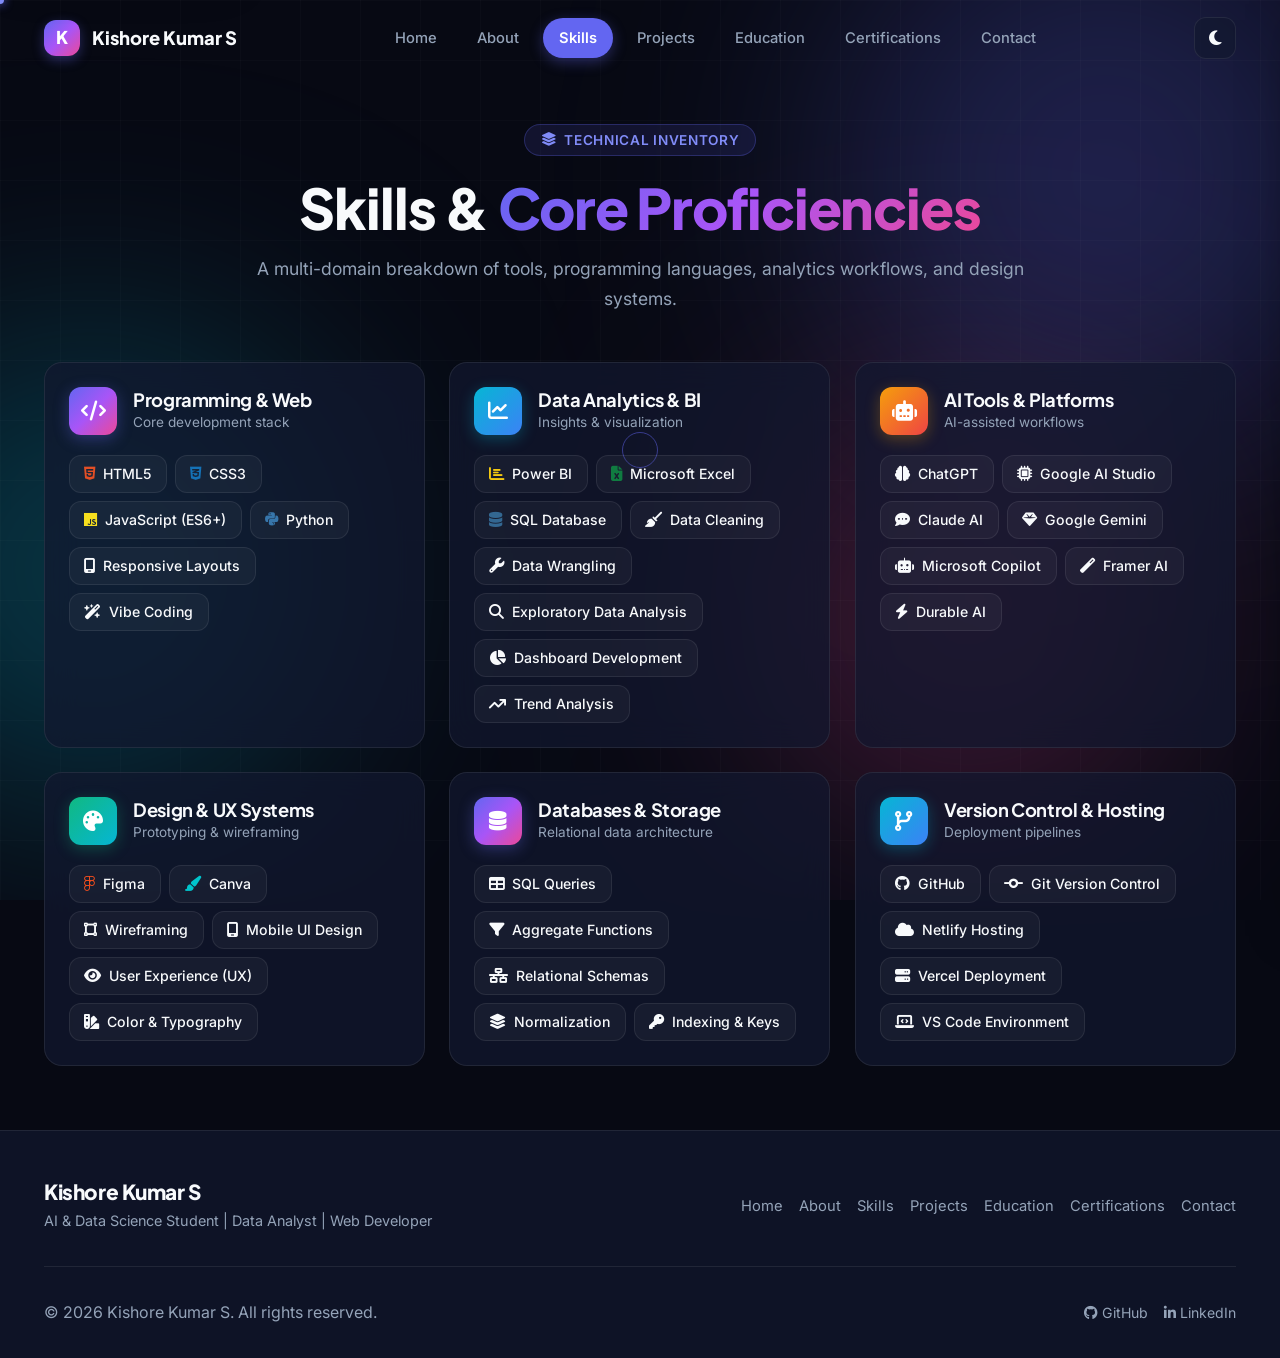
<file: skills.html>
<!DOCTYPE html>
<html lang="en">
<head>
    <meta charset="UTF-8">
    <meta name="viewport" content="width=device-width, initial-scale=1.0">
    <title>Skills & Expertise | Kishore Kumar S</title>
    <meta name="description" content="Explore Kishore Kumar S's technical skills across Programming, Data Analytics, AI Platforms, UI/UX Design, and Version Control.">
    <meta name="keywords" content="Technical Skills, Python, Power BI, SQL, HTML5, CSS3, JavaScript, Figma, Data Analytics, AI Tools">
    <meta name="author" content="Kishore Kumar S">
    <meta name="theme-color" content="#6366f1">

    <!-- Preconnect & Google Fonts -->
    <link rel="preconnect" href="https://fonts.googleapis.com">
    <link rel="preconnect" href="https://fonts.gstatic.com" crossorigin>
    <link href="https://fonts.googleapis.com/css2?family=Inter:wght@300;400;500;600;700&family=Plus+Jakarta+Sans:wght@500;600;700;800&display=swap" rel="stylesheet">
    
    <!-- Font Awesome -->
    <link rel="stylesheet" href="https://cdnjs.cloudflare.com/ajax/libs/font-awesome/6.5.1/css/all.min.css" integrity="sha512-DTOQO9RWCH3ppGqcWaEA1BIZOC6xxalwEsw9c2QQeAIftl+Vegovlnee1c9QX4TctnWMn13TZye+giMm8e2LwA==" crossorigin="anonymous" referrerpolicy="no-referrer">
    
    <!-- Stylesheet -->
    <link rel="stylesheet" href="style.css">
</head>

<body>
    <!-- Skip to Main Content Landmark -->
    <a href="#main-content" class="skip-link">Skip to main content</a>

    <!-- Ambient Background -->
    <div class="bg-ambient" aria-hidden="true">
        <div class="ambient-blob blob-1"></div>
        <div class="ambient-blob blob-2"></div>
        <div class="ambient-blob blob-3"></div>
    </div>
    <div class="bg-grid" aria-hidden="true"></div>

    <!-- Custom Cursor -->
    <div class="cursor-dot" aria-hidden="true"></div>
    <div class="cursor-outline" aria-hidden="true"></div>

    <!-- Scroll Progress -->
    <div class="scroll-progress" aria-hidden="true"></div>

    <!-- Page Transition -->
    <div class="page-transition" aria-hidden="true"></div>

    <!-- Page Loader -->
    <div class="loader" aria-label="Loading page">
        <div class="loader-inner">
            <div class="loader-brand">TECHNICAL SKILLS</div>
            <div class="loader-track">
                <div class="loader-fill"></div>
            </div>
        </div>
    </div>

    <!-- Header & Navigation -->
    <header>
        <nav class="navbar" id="navbar" aria-label="Main Navigation">
            <div class="nav-container">
                <a href="index.html" class="nav-logo" aria-label="Kishore Kumar S Homepage">
                    <div class="nav-logo-badge" aria-hidden="true">K</div>
                    <span>Kishore Kumar S</span>
                </a>

                <div class="nav-links">
                    <a href="index.html" class="nav-link">Home</a>
                    <a href="about.html" class="nav-link">About</a>
                    <a href="skills.html" class="nav-link active" aria-current="page">Skills</a>
                    <a href="projects.html" class="nav-link">Projects</a>
                    <a href="education.html" class="nav-link">Education</a>
                    <a href="certifications.html" class="nav-link">Certifications</a>
                    <a href="contact.html" class="nav-link">Contact</a>
                </div>

                <div class="nav-actions">
                    <button class="theme-toggle-btn" aria-label="Switch Theme" type="button">
                        <i class="fas fa-moon" aria-hidden="true"></i>
                    </button>
                    <button class="hamburger-btn" aria-label="Open Navigation Menu" aria-expanded="false" type="button">
                        <span aria-hidden="true"></span>
                        <span aria-hidden="true"></span>
                        <span aria-hidden="true"></span>
                    </button>
                </div>
            </div>
        </nav>
    </header>

    <!-- Mobile Drawer Menu -->
    <div class="mobile-nav-backdrop" aria-hidden="true"></div>
    <aside class="mobile-nav-drawer" aria-label="Mobile Navigation Menu">
        <div class="mobile-drawer-header">
            <a href="index.html" class="nav-logo" aria-label="Kishore Kumar S Home">
                <div class="nav-logo-badge" aria-hidden="true">K</div>
                <span>Kishore</span>
            </a>
            <button class="close-drawer-btn" aria-label="Close Navigation Menu" type="button">
                <i class="fas fa-times" aria-hidden="true"></i>
            </button>
        </div>

        <nav class="mobile-nav-list" aria-label="Mobile Navigation Links">
            <a href="index.html"><i class="fas fa-home" aria-hidden="true"></i> Home</a>
            <a href="about.html"><i class="fas fa-user" aria-hidden="true"></i> About</a>
            <a href="skills.html" class="active" aria-current="page"><i class="fas fa-layer-group" aria-hidden="true"></i> Skills</a>
            <a href="projects.html"><i class="fas fa-laptop-code" aria-hidden="true"></i> Projects</a>
            <a href="education.html"><i class="fas fa-graduation-cap" aria-hidden="true"></i> Education</a>
            <a href="certifications.html"><i class="fas fa-certificate" aria-hidden="true"></i> Certifications</a>
            <a href="contact.html"><i class="fas fa-envelope" aria-hidden="true"></i> Contact</a>
        </nav>

        <div class="mobile-drawer-footer">
            <a href="https://github.com/kishore098776" target="_blank" rel="noopener noreferrer" class="social-icon-btn" aria-label="GitHub Profile">
                <i class="fab fa-github" aria-hidden="true"></i>
            </a>
            <a href="https://www.linkedin.com/in/kishore-kumar-252a0b339" target="_blank" rel="noopener noreferrer" class="social-icon-btn" aria-label="LinkedIn Profile">
                <i class="fab fa-linkedin-in" aria-hidden="true"></i>
            </a>
            <a href="mailto:kishorekumarsk8754@gmail.com" class="social-icon-btn" aria-label="Send Direct Email">
                <i class="fas fa-envelope" aria-hidden="true"></i>
            </a>
        </div>
    </aside>

    <!-- Main Content -->
    <main id="main-content">
        <!-- Skills Main Section -->
        <section class="section section-page-top" aria-label="Technical Proficiencies">
            <div class="container">
                <div class="section-header reveal-on-scroll">
                    <div class="section-badge"><i class="fas fa-layer-group" aria-hidden="true"></i> Technical Inventory</div>
                    <h1 class="section-title">Skills &amp; <span class="text-gradient">Core Proficiencies</span></h1>
                    <p class="section-subtitle">A multi-domain breakdown of tools, programming languages, analytics workflows, and design systems.</p>
                </div>

                <div class="skills-domain-grid">
                    <!-- 1. Programming Languages -->
                    <div class="skill-domain-card reveal-on-scroll">
                        <div class="skill-domain-head">
                            <div class="domain-icon"><i class="fas fa-code" aria-hidden="true"></i></div>
                            <div>
                                <h3>Programming &amp; Web</h3>
                                <p style="font-size: 0.85rem; color: var(--text-muted); margin: 0;">Core development stack</p>
                            </div>
                        </div>
                        <div class="skill-chips-wrap">
                            <span class="skill-chip"><i class="fab fa-html5" style="color: #e34f26;" aria-hidden="true"></i> HTML5</span>
                            <span class="skill-chip"><i class="fab fa-css3-alt" style="color: #1572b6;" aria-hidden="true"></i> CSS3</span>
                            <span class="skill-chip"><i class="fab fa-js" style="color: #f7df1e;" aria-hidden="true"></i> JavaScript (ES6+)</span>
                            <span class="skill-chip"><i class="fab fa-python" style="color: #3776ab;" aria-hidden="true"></i> Python</span>
                            <span class="skill-chip"><i class="fas fa-mobile-screen" aria-hidden="true"></i> Responsive Layouts</span>
                            <span class="skill-chip"><i class="fas fa-wand-magic-sparkles" aria-hidden="true"></i> Vibe Coding</span>
                        </div>
                    </div>

                    <!-- 2. Data Analytics -->
                    <div class="skill-domain-card reveal-on-scroll delay-1">
                        <div class="skill-domain-head">
                            <div class="domain-icon cyan"><i class="fas fa-chart-line" aria-hidden="true"></i></div>
                            <div>
                                <h3>Data Analytics &amp; BI</h3>
                                <p style="font-size: 0.85rem; color: var(--text-muted); margin: 0;">Insights &amp; visualization</p>
                            </div>
                        </div>
                        <div class="skill-chips-wrap">
                            <span class="skill-chip"><i class="fas fa-chart-bar" style="color: #f2c811;" aria-hidden="true"></i> Power BI</span>
                            <span class="skill-chip"><i class="fas fa-file-excel" style="color: #107c41;" aria-hidden="true"></i> Microsoft Excel</span>
                            <span class="skill-chip"><i class="fas fa-database" style="color: #336791;" aria-hidden="true"></i> SQL Database</span>
                            <span class="skill-chip"><i class="fas fa-broom" aria-hidden="true"></i> Data Cleaning</span>
                            <span class="skill-chip"><i class="fas fa-wrench" aria-hidden="true"></i> Data Wrangling</span>
                            <span class="skill-chip"><i class="fas fa-search" aria-hidden="true"></i> Exploratory Data Analysis</span>
                            <span class="skill-chip"><i class="fas fa-chart-pie" aria-hidden="true"></i> Dashboard Development</span>
                            <span class="skill-chip"><i class="fas fa-arrow-trend-up" aria-hidden="true"></i> Trend Analysis</span>
                        </div>
                    </div>

                    <!-- 3. AI Tools & Platforms -->
                    <div class="skill-domain-card reveal-on-scroll delay-2">
                        <div class="skill-domain-head">
                            <div class="domain-icon amber"><i class="fas fa-robot" aria-hidden="true"></i></div>
                            <div>
                                <h3>AI Tools &amp; Platforms</h3>
                                <p style="font-size: 0.85rem; color: var(--text-muted); margin: 0;">AI-assisted workflows</p>
                            </div>
                        </div>
                        <div class="skill-chips-wrap">
                            <span class="skill-chip"><i class="fas fa-brain" aria-hidden="true"></i> ChatGPT</span>
                            <span class="skill-chip"><i class="fas fa-microchip" aria-hidden="true"></i> Google AI Studio</span>
                            <span class="skill-chip"><i class="fas fa-comment-dots" aria-hidden="true"></i> Claude AI</span>
                            <span class="skill-chip"><i class="fas fa-gem" aria-hidden="true"></i> Google Gemini</span>
                            <span class="skill-chip"><i class="fas fa-robot" aria-hidden="true"></i> Microsoft Copilot</span>
                            <span class="skill-chip"><i class="fas fa-wand-magic" aria-hidden="true"></i> Framer AI</span>
                            <span class="skill-chip"><i class="fas fa-bolt" aria-hidden="true"></i> Durable AI</span>
                        </div>
                    </div>

                    <!-- 4. UI/UX & Design Tools -->
                    <div class="skill-domain-card reveal-on-scroll delay-3">
                        <div class="skill-domain-head">
                            <div class="domain-icon emerald"><i class="fas fa-palette" aria-hidden="true"></i></div>
                            <div>
                                <h3>Design &amp; UX Systems</h3>
                                <p style="font-size: 0.85rem; color: var(--text-muted); margin: 0;">Prototyping &amp; wireframing</p>
                            </div>
                        </div>
                        <div class="skill-chips-wrap">
                            <span class="skill-chip"><i class="fab fa-figma" style="color: #f24e1e;" aria-hidden="true"></i> Figma</span>
                            <span class="skill-chip"><i class="fas fa-paint-brush" style="color: #00c4cc;" aria-hidden="true"></i> Canva</span>
                            <span class="skill-chip"><i class="fas fa-vector-square" aria-hidden="true"></i> Wireframing</span>
                            <span class="skill-chip"><i class="fas fa-mobile-screen" aria-hidden="true"></i> Mobile UI Design</span>
                            <span class="skill-chip"><i class="fas fa-eye" aria-hidden="true"></i> User Experience (UX)</span>
                            <span class="skill-chip"><i class="fas fa-swatchbook" aria-hidden="true"></i> Color &amp; Typography</span>
                        </div>
                    </div>

                    <!-- 5. Database Management -->
                    <div class="skill-domain-card reveal-on-scroll">
                        <div class="skill-domain-head">
                            <div class="domain-icon"><i class="fas fa-database" aria-hidden="true"></i></div>
                            <div>
                                <h3>Databases &amp; Storage</h3>
                                <p style="font-size: 0.85rem; color: var(--text-muted); margin: 0;">Relational data architecture</p>
                            </div>
                        </div>
                        <div class="skill-chips-wrap">
                            <span class="skill-chip"><i class="fas fa-table" aria-hidden="true"></i> SQL Queries</span>
                            <span class="skill-chip"><i class="fas fa-filter" aria-hidden="true"></i> Aggregate Functions</span>
                            <span class="skill-chip"><i class="fas fa-network-wired" aria-hidden="true"></i> Relational Schemas</span>
                            <span class="skill-chip"><i class="fas fa-layer-group" aria-hidden="true"></i> Normalization</span>
                            <span class="skill-chip"><i class="fas fa-key" aria-hidden="true"></i> Indexing &amp; Keys</span>
                        </div>
                    </div>

                    <!-- 6. Version Control & Deployment -->
                    <div class="skill-domain-card reveal-on-scroll delay-1">
                        <div class="skill-domain-head">
                            <div class="domain-icon cyan"><i class="fas fa-code-branch" aria-hidden="true"></i></div>
                            <div>
                                <h3>Version Control &amp; Hosting</h3>
                                <p style="font-size: 0.85rem; color: var(--text-muted); margin: 0;">Deployment pipelines</p>
                            </div>
                        </div>
                        <div class="skill-chips-wrap">
                            <span class="skill-chip"><i class="fab fa-github" aria-hidden="true"></i> GitHub</span>
                            <span class="skill-chip"><i class="fas fa-code-commit" aria-hidden="true"></i> Git Version Control</span>
                            <span class="skill-chip"><i class="fas fa-cloud" aria-hidden="true"></i> Netlify Hosting</span>
                            <span class="skill-chip"><i class="fas fa-server" aria-hidden="true"></i> Vercel Deployment</span>
                            <span class="skill-chip"><i class="fas fa-laptop-code" aria-hidden="true"></i> VS Code Environment</span>
                        </div>
                    </div>
                </div>
            </div>
        </section>
    </main>

    <!-- Footer -->
    <footer class="site-footer">
        <div class="container">
            <div class="footer-top">
                <div class="footer-brand">
                    <h3>Kishore Kumar S</h3>
                    <p>AI &amp; Data Science Student | Data Analyst | Web Developer</p>
                </div>

                <nav class="footer-nav" aria-label="Footer Navigation">
                    <a href="index.html">Home</a>
                    <a href="about.html">About</a>
                    <a href="skills.html">Skills</a>
                    <a href="projects.html">Projects</a>
                    <a href="education.html">Education</a>
                    <a href="certifications.html">Certifications</a>
                    <a href="contact.html">Contact</a>
                </nav>
            </div>

            <div class="footer-bottom">
                <p>&copy; 2026 Kishore Kumar S. All rights reserved.</p>
                <div style="display: flex; gap: 1rem;">
                    <a href="https://github.com/kishore098776" target="_blank" rel="noopener noreferrer" style="color: var(--text-muted);"><i class="fab fa-github" aria-hidden="true"></i> GitHub</a>
                    <a href="https://www.linkedin.com/in/kishore-kumar-252a0b339" target="_blank" rel="noopener noreferrer" style="color: var(--text-muted);"><i class="fab fa-linkedin-in" aria-hidden="true"></i> LinkedIn</a>
                </div>
            </div>
        </div>
    </footer>

    <!-- Scripts -->
    <script src="script.js"></script>
</body>
</html>
</file>
<file: style.css>
/* 
   ==========================================================================
   PORTFOLIO DESIGN SYSTEM & STYLESHEET
   Author: Kishore Kumar S
   Specification: WCAG 2.1 Level AA Compliant | HTML5 & CSS3 Standard
   Typography: Plus Jakarta Sans (Headings/Display) & Inter (Body/Interface)
   ==========================================================================
*/

/* --------------------------------------------------------------------------
   1. DESIGN TOKENS & CSS VARIABLES
   -------------------------------------------------------------------------- */
:root {
    /* Brand Color Palette */
    --primary: #6366f1;
    --primary-light: #818cf8;
    --primary-dark: #4f46e5;
    --primary-glow: rgba(99, 102, 241, 0.35);
    
    --secondary: #06b6d4;
    --secondary-light: #22d3ee;
    --secondary-dark: #0891b2;
    --secondary-glow: rgba(6, 182, 212, 0.3);
    
    --accent: #ec4899;
    --accent-light: #f472b6;
    --accent-dark: #db2777;
    --accent-glow: rgba(236, 72, 153, 0.28);
    
    /* Semantic Colors */
    --success: #10b981;
    --success-bg: rgba(16, 185, 129, 0.15);
    --warning: #f59e0b;
    --warning-bg: rgba(245, 158, 11, 0.15);
    --danger: #ef4444;
    --danger-bg: rgba(239, 68, 68, 0.15);
    --info: #3b82f6;
    --info-bg: rgba(59, 130, 246, 0.15);

    /* Dark Theme Surface System */
    --bg-main: #070913;
    --bg-surface: #0e1326;
    --bg-surface-elevated: #141b36;
    --bg-card: rgba(18, 24, 48, 0.72);
    --bg-card-hover: rgba(26, 35, 70, 0.85);
    --bg-input: rgba(15, 23, 42, 0.8);
    
    /* Text Colors (High Contrast WCAG AA) */
    --text-main: #f8fafc;
    --text-muted: #94a3b8;
    --text-subtle: #64748b;
    --text-inverse: #0f172a;
    
    /* Borders & Glassmorphism */
    --border-glass: rgba(255, 255, 255, 0.08);
    --border-glass-hover: rgba(99, 102, 241, 0.45);
    --border-focus: #818cf8;
    --glass-blur: blur(16px);
    
    /* Gradients */
    --grad-primary: linear-gradient(135deg, #6366f1 0%, #a855f7 50%, #ec4899 100%);
    --grad-cyan: linear-gradient(135deg, #06b6d4 0%, #3b82f6 100%);
    --grad-amber: linear-gradient(135deg, #f59e0b 0%, #ef4444 100%);
    --grad-emerald: linear-gradient(135deg, #10b981 0%, #06b6d4 100%);
    --grad-card: linear-gradient(135deg, rgba(255, 255, 255, 0.05) 0%, rgba(255, 255, 255, 0.01) 100%);
    --grad-surface: linear-gradient(180deg, rgba(14, 19, 38, 0.8) 0%, rgba(7, 9, 19, 0.95) 100%);
    
    /* Shadows & Glows */
    --shadow-xs: 0 1px 3px rgba(0, 0, 0, 0.2);
    --shadow-sm: 0 4px 12px rgba(0, 0, 0, 0.25);
    --shadow-md: 0 10px 25px rgba(0, 0, 0, 0.35);
    --shadow-lg: 0 20px 45px rgba(0, 0, 0, 0.5);
    --shadow-glow: 0 0 30px var(--primary-glow);
    --shadow-glow-cyan: 0 0 30px var(--secondary-glow);
    
    /* Layout & Spacing Modular Scale */
    --nav-height: 76px;
    --container-max: 1240px;
    --space-1: 0.25rem;  /* 4px */
    --space-2: 0.5rem;   /* 8px */
    --space-3: 0.75rem;  /* 12px */
    --space-4: 1rem;     /* 16px */
    --space-5: 1.25rem;  /* 20px */
    --space-6: 1.5rem;   /* 24px */
    --space-8: 2rem;     /* 32px */
    --space-10: 2.5rem;  /* 40px */
    --space-12: 3rem;    /* 48px */
    --space-16: 4rem;    /* 64px */
    --space-20: 5rem;    /* 80px */
    
    /* Border Radii */
    --radius-sm: 8px;
    --radius-md: 12px;
    --radius-lg: 18px;
    --radius-xl: 24px;
    --radius-full: 9999px;
    
    /* Transitions */
    --ease-standard: cubic-bezier(0.4, 0, 0.2, 1);
    --ease-bounce: cubic-bezier(0.34, 1.56, 0.64, 1);
    --transition-fast: 0.2s var(--ease-standard);
    --transition-normal: 0.3s var(--ease-standard);
    --transition-smooth: 0.5s cubic-bezier(0.16, 1, 0.3, 1);
}

/* --------------------------------------------------------------------------
   2. LIGHT THEME TOKEN OVERRIDES
   -------------------------------------------------------------------------- */
body.light-theme {
    --bg-main: #f8fafc;
    --bg-surface: #ffffff;
    --bg-surface-elevated: #f1f5f9;
    --bg-card: rgba(255, 255, 255, 0.88);
    --bg-card-hover: rgba(255, 255, 255, 0.98);
    --bg-input: #ffffff;
    
    --text-main: #0f172a;
    --text-muted: #475569;
    --text-subtle: #64748b;
    --text-inverse: #f8fafc;
    
    --border-glass: rgba(15, 23, 42, 0.08);
    --border-glass-hover: rgba(99, 102, 241, 0.55);
    --border-focus: #6366f1;
    
    --grad-card: linear-gradient(135deg, rgba(255, 255, 255, 0.95) 0%, rgba(241, 245, 249, 0.85) 100%);
    --grad-surface: linear-gradient(180deg, #ffffff 0%, #f8fafc 100%);
    
    --shadow-xs: 0 1px 3px rgba(15, 23, 42, 0.04);
    --shadow-sm: 0 4px 14px rgba(15, 23, 42, 0.06);
    --shadow-md: 0 10px 30px rgba(15, 23, 42, 0.08);
    --shadow-lg: 0 20px 45px rgba(15, 23, 42, 0.12);
    --shadow-glow: 0 0 25px rgba(99, 102, 241, 0.2);
}

/* --------------------------------------------------------------------------
   3. BASE RESET & ACCESSIBILITY CORE
   -------------------------------------------------------------------------- */
*, *::before, *::after {
    margin: 0;
    padding: 0;
    box-sizing: border-box;
}

html {
    scroll-behavior: smooth;
    font-size: 16px;
    -webkit-text-size-adjust: 100%;
}

body {
    font-family: 'Inter', -apple-system, BlinkMacSystemFont, 'Segoe UI', Roboto, sans-serif;
    font-size: 1rem;
    font-weight: 400;
    line-height: 1.65;
    color: var(--text-main);
    background-color: var(--bg-main);
    overflow-x: hidden;
    min-height: 100vh;
    display: flex;
    flex-direction: column;
    transition: background-color var(--transition-normal), color var(--transition-normal);
}

h1, h2, h3, h4, h5, h6 {
    font-family: 'Plus Jakarta Sans', -apple-system, BlinkMacSystemFont, sans-serif;
    color: var(--text-main);
    font-weight: 700;
    line-height: 1.25;
    letter-spacing: -0.02em;
}

h1 { font-size: clamp(2.2rem, 4.5vw, 3.5rem); font-weight: 800; }
h2 { font-size: clamp(1.75rem, 3.2vw, 2.5rem); }
h3 { font-size: clamp(1.25rem, 2.2vw, 1.6rem); }
h4 { font-size: clamp(1.05rem, 1.8vw, 1.25rem); }

p {
    color: var(--text-muted);
    font-size: 1rem;
    line-height: 1.7;
}

strong {
    color: var(--text-main);
    font-weight: 600;
}

a {
    color: inherit;
    text-decoration: none;
    transition: color var(--transition-fast);
}

ul, ol {
    list-style: none;
}

img {
    max-width: 100%;
    height: auto;
    display: block;
}

button, input, textarea, select {
    font-family: inherit;
    font-size: inherit;
    color: inherit;
}

button {
    cursor: pointer;
    border: none;
    background: transparent;
}

/* Accessible Skip Link */
.skip-link {
    position: absolute;
    top: -100px;
    left: var(--space-4);
    background: var(--primary);
    color: #ffffff !important;
    padding: var(--space-3) var(--space-6);
    border-radius: var(--radius-md);
    font-weight: 600;
    z-index: 10001;
    transition: top 0.2s ease;
    box-shadow: var(--shadow-lg);
}

.skip-link:focus {
    top: var(--space-4);
    outline: 3px solid #ffffff;
    outline-offset: 2px;
}

/* Screen Reader Only */
.sr-only {
    position: absolute;
    width: 1px;
    height: 1px;
    padding: 0;
    margin: -1px;
    overflow: hidden;
    clip: rect(0, 0, 0, 0);
    white-space: nowrap;
    border: 0;
}

/* Universal Accessible Focus State */
:focus-visible {
    outline: 2px solid var(--border-focus);
    outline-offset: 3px;
    border-radius: 4px;
}

::selection {
    background: var(--primary);
    color: #ffffff;
}

/* --------------------------------------------------------------------------
   4. LAYOUT UTILITIES
   -------------------------------------------------------------------------- */
.container {
    width: 100%;
    max-width: var(--container-max);
    margin-left: auto;
    margin-right: auto;
    padding-left: var(--space-6);
    padding-right: var(--space-6);
}

.section {
    padding-top: var(--space-16);
    padding-bottom: var(--space-16);
    position: relative;
}

.section-page-top {
    padding-top: calc(var(--nav-height) + var(--space-12));
    padding-bottom: var(--space-16);
}

.section-header {
    text-align: center;
    max-width: 780px;
    margin: 0 auto var(--space-12);
}

.section-badge {
    display: inline-flex;
    align-items: center;
    gap: var(--space-2);
    padding: var(--space-1) var(--space-4);
    background: rgba(99, 102, 241, 0.12);
    border: 1px solid rgba(99, 102, 241, 0.28);
    border-radius: var(--radius-full);
    color: var(--primary-light);
    font-size: 0.85rem;
    font-weight: 600;
    text-transform: uppercase;
    letter-spacing: 0.05em;
    margin-bottom: var(--space-4);
}

body.light-theme .section-badge {
    background: rgba(99, 102, 241, 0.1);
    color: var(--primary-dark);
}

.section-title {
    margin-bottom: var(--space-3);
}

.section-subtitle {
    font-size: 1.1rem;
    color: var(--text-muted);
}

.text-gradient {
    background: var(--grad-primary);
    -webkit-background-clip: text;
    -webkit-text-fill-color: transparent;
    background-clip: text;
}

.text-cyan {
    color: var(--secondary-light);
}

/* --------------------------------------------------------------------------
   5. AMBIENT BACKGROUND & DECORATION
   -------------------------------------------------------------------------- */
.bg-ambient {
    position: fixed;
    inset: 0;
    pointer-events: none;
    z-index: -2;
    overflow: hidden;
}

.ambient-blob {
    position: absolute;
    border-radius: 50%;
    filter: blur(120px);
    opacity: 0.25;
    mix-blend-mode: screen;
    animation: floatAmbient 20s ease-in-out infinite alternate;
}

body.light-theme .ambient-blob {
    opacity: 0.14;
    mix-blend-mode: multiply;
}

.blob-1 {
    width: 550px;
    height: 550px;
    background: var(--primary);
    top: -100px;
    right: -100px;
    animation-duration: 22s;
}

.blob-2 {
    width: 480px;
    height: 480px;
    background: var(--secondary);
    bottom: 10%;
    left: -150px;
    animation-duration: 26s;
    animation-delay: -6s;
}

.blob-3 {
    width: 420px;
    height: 420px;
    background: var(--accent);
    top: 45%;
    right: 8%;
    animation-duration: 24s;
    animation-delay: -12s;
}

.bg-grid {
    position: fixed;
    inset: 0;
    background-image: 
        linear-gradient(to right, rgba(255, 255, 255, 0.02) 1px, transparent 1px),
        linear-gradient(to bottom, rgba(255, 255, 255, 0.02) 1px, transparent 1px);
    background-size: 60px 60px;
    pointer-events: none;
    z-index: -1;
}

body.light-theme .bg-grid {
    background-image: 
        linear-gradient(to right, rgba(0, 0, 0, 0.025) 1px, transparent 1px),
        linear-gradient(to bottom, rgba(0, 0, 0, 0.025) 1px, transparent 1px);
}

@keyframes floatAmbient {
    0% { transform: translate(0, 0) scale(1); }
    50% { transform: translate(50px, -40px) scale(1.08); }
    100% { transform: translate(-40px, 40px) scale(0.95); }
}

/* Scroll Progress Bar */
.scroll-progress {
    position: fixed;
    top: 0;
    left: 0;
    width: 0%;
    height: 3px;
    background: var(--grad-primary);
    z-index: 10000;
    transition: width 0.1s linear;
}

/* Page Transitions */
.page-transition {
    position: fixed;
    inset: 0;
    background: var(--bg-main);
    z-index: 9998;
    pointer-events: none;
    opacity: 0;
    transition: opacity 0.3s ease;
}

.page-transition.active {
    pointer-events: auto;
    opacity: 1;
}

/* Page Loader */
.loader {
    position: fixed;
    inset: 0;
    background: var(--bg-main);
    z-index: 9999;
    display: flex;
    align-items: center;
    justify-content: center;
    transition: opacity 0.4s ease, visibility 0.4s ease;
}

.loader.hidden {
    opacity: 0;
    visibility: hidden;
    pointer-events: none;
}

.loader-inner {
    text-align: center;
    max-width: 280px;
}

.loader-brand {
    font-family: 'Plus Jakarta Sans', sans-serif;
    font-weight: 800;
    letter-spacing: 0.15em;
    font-size: 1.1rem;
    color: var(--text-main);
    margin-bottom: var(--space-4);
}

.loader-track {
    width: 180px;
    height: 3px;
    background: rgba(255, 255, 255, 0.1);
    border-radius: var(--radius-full);
    overflow: hidden;
    margin: 0 auto;
}

body.light-theme .loader-track {
    background: rgba(0, 0, 0, 0.1);
}

.loader-fill {
    width: 100%;
    height: 100%;
    background: var(--grad-primary);
    border-radius: var(--radius-full);
    animation: loaderAnim 1.4s ease-in-out infinite;
    transform-origin: left;
}

@keyframes loaderAnim {
    0% { transform: scaleX(0); }
    50% { transform: scaleX(0.75) translateX(30%); }
    100% { transform: scaleX(1) translateX(100%); }
}

/* Custom Interactive Cursor (Desktop with Fine Pointer) */
@media (hover: hover) and (pointer: fine) {
    .cursor-dot {
        width: 8px;
        height: 8px;
        background: var(--primary-light);
        border-radius: 50%;
        position: fixed;
        pointer-events: none;
        z-index: 10000;
        transform: translate(-50%, -50%);
        transition: transform 0.1s ease, width 0.2s ease, height 0.2s ease, background 0.2s ease;
        box-shadow: 0 0 10px var(--primary);
    }

    .cursor-outline {
        width: 36px;
        height: 36px;
        border: 1.5px solid rgba(99, 102, 241, 0.5);
        border-radius: 50%;
        position: fixed;
        pointer-events: none;
        z-index: 9999;
        transform: translate(-50%, -50%);
        transition: transform 0.15s ease-out, width 0.25s ease, height 0.25s ease, border-color 0.25s ease;
    }

    .cursor-outline.hover {
        width: 52px;
        height: 52px;
        border-color: var(--primary);
        background: rgba(99, 102, 241, 0.08);
    }
}

@media (hover: none) or (pointer: coarse) {
    .cursor-dot, .cursor-outline {
        display: none !important;
    }
}

/* --------------------------------------------------------------------------
   6. NAVIGATION BAR & DRAWER
   -------------------------------------------------------------------------- */
.navbar {
    position: fixed;
    top: 0;
    left: 0;
    right: 0;
    height: var(--nav-height);
    z-index: 1000;
    transition: background-color var(--transition-normal), backdrop-filter var(--transition-normal), box-shadow var(--transition-normal), border-bottom var(--transition-normal);
}

.navbar.scrolled {
    background: rgba(7, 9, 19, 0.85);
    backdrop-filter: var(--glass-blur);
    -webkit-backdrop-filter: var(--glass-blur);
    border-bottom: 1px solid var(--border-glass);
    box-shadow: var(--shadow-sm);
}

body.light-theme .navbar.scrolled {
    background: rgba(255, 255, 255, 0.9);
}

.nav-container {
    max-width: var(--container-max);
    height: 100%;
    margin: 0 auto;
    padding: 0 var(--space-6);
    display: flex;
    align-items: center;
    justify-content: space-between;
}

.nav-logo {
    display: flex;
    align-items: center;
    gap: var(--space-3);
    font-family: 'Plus Jakarta Sans', sans-serif;
    font-weight: 800;
    font-size: 1.15rem;
    color: var(--text-main);
}

.nav-logo-badge {
    width: 36px;
    height: 36px;
    background: var(--grad-primary);
    color: #ffffff;
    border-radius: var(--radius-md);
    display: flex;
    align-items: center;
    justify-content: center;
    font-weight: 800;
    font-size: 1.1rem;
    box-shadow: 0 4px 12px var(--primary-glow);
}

.nav-links {
    display: flex;
    align-items: center;
    gap: var(--space-2);
}

.nav-link {
    padding: var(--space-2) var(--space-4);
    font-size: 0.92rem;
    font-weight: 500;
    color: var(--text-muted);
    border-radius: var(--radius-full);
    transition: color var(--transition-fast), background-color var(--transition-fast);
}

.nav-link:hover {
    color: var(--text-main);
    background: rgba(255, 255, 255, 0.05);
}

body.light-theme .nav-link:hover {
    background: rgba(0, 0, 0, 0.05);
}

.nav-link.active {
    color: #ffffff;
    background: var(--primary);
    font-weight: 600;
    box-shadow: 0 4px 14px var(--primary-glow);
}

body.light-theme .nav-link.active {
    color: #ffffff;
    background: var(--primary);
}

.nav-actions {
    display: flex;
    align-items: center;
    gap: var(--space-3);
}

.theme-toggle-btn {
    width: 42px;
    height: 42px;
    border-radius: var(--radius-md);
    display: flex;
    align-items: center;
    justify-content: center;
    background: var(--bg-card);
    border: 1px solid var(--border-glass);
    color: var(--text-main);
    font-size: 1.05rem;
    transition: all var(--transition-fast);
}

.theme-toggle-btn:hover {
    background: var(--bg-card-hover);
    border-color: var(--border-glass-hover);
    transform: translateY(-2px);
}

.hamburger-btn {
    display: none;
    width: 42px;
    height: 42px;
    border-radius: var(--radius-md);
    background: var(--bg-card);
    border: 1px solid var(--border-glass);
    color: var(--text-main);
    flex-direction: column;
    justify-content: center;
    align-items: center;
    gap: 5px;
    transition: all var(--transition-fast);
}

.hamburger-btn span {
    display: block;
    width: 20px;
    height: 2px;
    background-color: var(--text-main);
    border-radius: 2px;
    transition: transform 0.3s ease, opacity 0.3s ease;
}

/* Mobile Drawer Menu */
.mobile-nav-backdrop {
    position: fixed;
    inset: 0;
    background: rgba(0, 0, 0, 0.6);
    backdrop-filter: blur(4px);
    z-index: 1001;
    opacity: 0;
    visibility: hidden;
    transition: opacity 0.3s ease, visibility 0.3s ease;
}

.mobile-nav-backdrop.open {
    opacity: 1;
    visibility: visible;
}

.mobile-nav-drawer {
    position: fixed;
    top: 0;
    right: -320px;
    width: 300px;
    height: 100vh;
    background: var(--bg-surface);
    border-left: 1px solid var(--border-glass);
    z-index: 1002;
    padding: var(--space-6);
    display: flex;
    flex-direction: column;
    justify-content: space-between;
    transition: right 0.35s cubic-bezier(0.16, 1, 0.3, 1);
    box-shadow: var(--shadow-lg);
}

.mobile-nav-drawer.open {
    right: 0;
}

.mobile-drawer-header {
    display: flex;
    align-items: center;
    justify-content: space-between;
    padding-bottom: var(--space-6);
    border-bottom: 1px solid var(--border-glass);
}

.close-drawer-btn {
    width: 38px;
    height: 38px;
    border-radius: var(--radius-md);
    background: var(--bg-card);
    border: 1px solid var(--border-glass);
    color: var(--text-main);
    display: flex;
    align-items: center;
    justify-content: center;
    font-size: 1.1rem;
}

.mobile-nav-list {
    display: flex;
    flex-direction: column;
    gap: var(--space-2);
    margin: var(--space-6) 0;
    overflow-y: auto;
}

.mobile-nav-list a {
    display: flex;
    align-items: center;
    gap: var(--space-4);
    padding: var(--space-3) var(--space-4);
    border-radius: var(--radius-md);
    font-weight: 500;
    color: var(--text-muted);
    transition: all var(--transition-fast);
}

.mobile-nav-list a i {
    width: 20px;
    text-align: center;
    font-size: 1.1rem;
    color: var(--primary-light);
}

.mobile-nav-list a:hover {
    color: var(--text-main);
    background: rgba(255, 255, 255, 0.05);
}

.mobile-nav-list a.active {
    color: #ffffff;
    background: var(--primary);
    font-weight: 600;
}

.mobile-nav-list a.active i {
    color: #ffffff;
}

.mobile-drawer-footer {
    display: flex;
    align-items: center;
    justify-content: center;
    gap: var(--space-4);
    padding-top: var(--space-6);
    border-top: 1px solid var(--border-glass);
}

/* --------------------------------------------------------------------------
   7. UI COMPONENTS (BUTTONS, CARDS, CHIPS, BADGES)
   -------------------------------------------------------------------------- */

/* Buttons System */
.btn {
    display: inline-flex;
    align-items: center;
    justify-content: center;
    gap: var(--space-2);
    padding: 0.75rem 1.6rem;
    border-radius: var(--radius-full);
    font-family: 'Plus Jakarta Sans', sans-serif;
    font-size: 0.95rem;
    font-weight: 600;
    line-height: 1;
    min-height: 46px;
    transition: all var(--transition-normal);
    cursor: pointer;
    border: 1px solid transparent;
    text-decoration: none;
    white-space: nowrap;
}

.btn-lg {
    padding: 0.9rem 2rem;
    font-size: 1.05rem;
    min-height: 52px;
}

.btn-sm {
    padding: 0.5rem 1.1rem;
    font-size: 0.85rem;
    min-height: 38px;
}

.btn-primary {
    background: var(--grad-primary);
    color: #ffffff !important;
    box-shadow: 0 4px 18px var(--primary-glow);
}

.btn-primary:hover {
    transform: translateY(-2px);
    box-shadow: 0 8px 25px var(--primary-glow);
    filter: brightness(1.08);
}

.btn-primary:active {
    transform: translateY(0);
    box-shadow: 0 2px 10px var(--primary-glow);
}

.btn-secondary {
    background: var(--bg-card);
    border-color: var(--border-glass);
    color: var(--text-main) !important;
    backdrop-filter: var(--glass-blur);
}

.btn-secondary:hover {
    background: var(--bg-card-hover);
    border-color: var(--border-glass-hover);
    transform: translateY(-2px);
    box-shadow: var(--shadow-sm);
}

.btn-secondary:active {
    transform: translateY(0);
}

.btn-outline {
    background: transparent;
    border: 1.5px solid var(--primary);
    color: var(--primary-light) !important;
}

.btn-outline:hover {
    background: var(--primary);
    color: #ffffff !important;
    box-shadow: 0 4px 18px var(--primary-glow);
    transform: translateY(-2px);
}

.btn:disabled, .btn[disabled] {
    opacity: 0.6;
    cursor: not-allowed;
    transform: none !important;
    box-shadow: none !important;
}

.social-icon-btn {
    width: 44px;
    height: 44px;
    border-radius: var(--radius-md);
    background: var(--bg-card);
    border: 1px solid var(--border-glass);
    display: inline-flex;
    align-items: center;
    justify-content: center;
    color: var(--text-main);
    font-size: 1.1rem;
    transition: all var(--transition-fast);
}

.social-icon-btn:hover {
    background: var(--primary);
    border-color: var(--primary);
    color: #ffffff;
    transform: translateY(-3px);
    box-shadow: 0 6px 16px var(--primary-glow);
}

/* Glass Card */
.glass-card {
    background: var(--bg-card);
    backdrop-filter: var(--glass-blur);
    -webkit-backdrop-filter: var(--glass-blur);
    border: 1px solid var(--border-glass);
    border-radius: var(--radius-lg);
    box-shadow: var(--shadow-sm);
    transition: all var(--transition-normal);
}

.glass-card:hover {
    border-color: var(--border-glass-hover);
    box-shadow: var(--shadow-md);
}

/* Tag Pills */
.tag-pill {
    display: inline-flex;
    align-items: center;
    gap: var(--space-1);
    padding: 0.25rem 0.75rem;
    background: rgba(255, 255, 255, 0.05);
    border: 1px solid var(--border-glass);
    border-radius: var(--radius-full);
    font-size: 0.8rem;
    font-weight: 500;
    color: var(--text-muted);
    transition: all var(--transition-fast);
}

body.light-theme .tag-pill {
    background: rgba(0, 0, 0, 0.04);
}

.tag-pill:hover {
    color: var(--text-main);
    border-color: var(--border-glass-hover);
    background: rgba(99, 102, 241, 0.1);
}

/* --------------------------------------------------------------------------
   8. HERO SECTION
   -------------------------------------------------------------------------- */
.hero-section {
    min-height: 90vh;
    display: flex;
    align-items: center;
    padding-top: calc(var(--nav-height) + var(--space-8));
    padding-bottom: var(--space-16);
    position: relative;
}

.hero-grid {
    display: grid;
    grid-template-columns: 1.15fr 0.85fr;
    gap: var(--space-12);
    align-items: center;
}

.hero-status-pill {
    display: inline-flex;
    align-items: center;
    gap: var(--space-2);
    padding: 0.35rem 1rem;
    background: rgba(16, 185, 129, 0.12);
    border: 1px solid rgba(16, 185, 129, 0.3);
    border-radius: var(--radius-full);
    color: #10b981;
    font-size: 0.85rem;
    font-weight: 600;
    margin-bottom: var(--space-5);
}

.status-dot {
    width: 8px;
    height: 8px;
    background-color: #10b981;
    border-radius: 50%;
    box-shadow: 0 0 10px #10b981;
    animation: pulseStatus 2s infinite;
}

@keyframes pulseStatus {
    0% { opacity: 1; transform: scale(1); }
    50% { opacity: 0.4; transform: scale(0.85); }
    100% { opacity: 1; transform: scale(1); }
}

.hero-name {
    margin-bottom: var(--space-3);
}

.hero-type-wrapper {
    font-size: clamp(1.15rem, 2.2vw, 1.45rem);
    font-weight: 600;
    color: var(--text-muted);
    margin-bottom: var(--space-5);
    min-height: 1.8em;
    display: flex;
    align-items: center;
    gap: var(--space-2);
    flex-wrap: wrap;
}

#typed-text {
    color: var(--secondary-light);
    font-weight: 700;
}

.hero-description {
    font-size: 1.05rem;
    line-height: 1.75;
    margin-bottom: var(--space-8);
    max-width: 580px;
}

.hero-actions {
    display: flex;
    align-items: center;
    gap: var(--space-4);
    flex-wrap: wrap;
    margin-bottom: var(--space-8);
}

.hero-socials {
    display: flex;
    align-items: center;
    gap: var(--space-3);
}

/* Hero Avatar & Visual Stack */
.hero-visual-wrapper {
    position: relative;
    display: flex;
    justify-content: center;
    align-items: center;
}

.hero-avatar-card {
    position: relative;
    width: min(100%, 360px);
    aspect-ratio: 1 / 1;
    padding: var(--space-3);
    border-radius: var(--radius-xl);
    background: var(--grad-primary);
    box-shadow: var(--shadow-glow);
    transition: transform var(--transition-normal);
}

.hero-avatar-card:hover {
    transform: translateY(-4px) scale(1.02);
}

.hero-avatar-inner {
    width: 100%;
    height: 100%;
    border-radius: calc(var(--radius-xl) - var(--space-3));
    overflow: hidden;
    background: var(--bg-surface);
}

.hero-avatar-img {
    width: 100%;
    height: 100%;
    object-fit: cover;
    object-position: center top;
    transition: transform var(--transition-smooth);
}

.hero-avatar-card:hover .hero-avatar-img {
    transform: scale(1.04);
}

/* Floating Chips */
.floating-chip {
    position: absolute;
    display: flex;
    align-items: center;
    gap: var(--space-3);
    padding: 0.65rem 1.2rem;
    background: var(--bg-card);
    backdrop-filter: var(--glass-blur);
    -webkit-backdrop-filter: var(--glass-blur);
    border: 1px solid var(--border-glass);
    border-radius: var(--radius-lg);
    box-shadow: var(--shadow-md);
    font-size: 0.85rem;
    font-weight: 600;
    color: var(--text-main);
    animation: floatChip 6s ease-in-out infinite alternate;
    pointer-events: none;
}

.floating-chip i {
    font-size: 1.1rem;
}

.chip-1 {
    top: 5%;
    left: -15px;
    animation-delay: 0s;
}

.chip-2 {
    bottom: 8%;
    right: -20px;
    animation-delay: -2s;
}

.chip-3 {
    bottom: -15px;
    left: 10%;
    animation-delay: -4s;
}

@keyframes floatChip {
    0% { transform: translateY(0); }
    100% { transform: translateY(-12px); }
}

/* Stats Highlight Grid */
.stats-grid {
    display: grid;
    grid-template-columns: repeat(4, 1fr);
    gap: var(--space-6);
    margin-top: var(--space-16);
}

.stat-card {
    background: var(--bg-card);
    backdrop-filter: var(--glass-blur);
    -webkit-backdrop-filter: var(--glass-blur);
    border: 1px solid var(--border-glass);
    border-radius: var(--radius-lg);
    padding: var(--space-6);
    text-align: center;
    transition: all var(--transition-normal);
}

.stat-card:hover {
    border-color: var(--border-glass-hover);
    transform: translateY(-4px);
    box-shadow: var(--shadow-md);
}

.stat-number {
    font-family: 'Plus Jakarta Sans', sans-serif;
    font-size: clamp(2rem, 3.5vw, 2.75rem);
    font-weight: 800;
    color: var(--primary-light);
    line-height: 1;
    margin-bottom: var(--space-2);
}

.stat-label {
    font-size: 0.9rem;
    color: var(--text-muted);
    font-weight: 500;
}

/* --------------------------------------------------------------------------
   9. ABOUT SECTION & EXPERIENCE TIMELINE
   -------------------------------------------------------------------------- */
.about-grid {
    display: grid;
    grid-template-columns: 0.9fr 1.1fr;
    gap: var(--space-12);
    align-items: center;
}

.about-narrative {
    display: flex;
    flex-direction: column;
    gap: var(--space-4);
}

.about-highlight-box {
    padding: var(--space-5) var(--space-6);
    background: rgba(99, 102, 241, 0.08);
    border-left: 3px solid var(--primary);
    border-radius: 0 var(--radius-md) var(--radius-md) 0;
    margin: var(--space-2) 0;
}

.about-badges-grid {
    display: grid;
    grid-template-columns: repeat(2, 1fr);
    gap: var(--space-4);
    margin-top: var(--space-4);
}

.about-badge-item {
    display: flex;
    align-items: center;
    gap: var(--space-3);
    padding: var(--space-4);
    background: var(--bg-card);
    border: 1px solid var(--border-glass);
    border-radius: var(--radius-md);
}

.about-badge-icon {
    width: 42px;
    height: 42px;
    border-radius: var(--radius-md);
    background: rgba(99, 102, 241, 0.15);
    color: var(--primary-light);
    display: flex;
    align-items: center;
    justify-content: center;
    font-size: 1.15rem;
}

.about-badge-info h4 {
    font-size: 0.95rem;
    font-weight: 700;
    margin-bottom: 2px;
}

.about-badge-info p {
    font-size: 0.82rem;
    color: var(--text-subtle);
    margin: 0;
}

/* Timeline Components */
.timeline-list {
    position: relative;
    display: flex;
    flex-direction: column;
    gap: var(--space-6);
    max-width: 900px;
    margin: 0 auto;
}

.timeline-list::before {
    content: '';
    position: absolute;
    top: 10px;
    bottom: 10px;
    left: 20px;
    width: 2px;
    background: linear-gradient(to bottom, var(--primary) 0%, var(--secondary) 100%);
    opacity: 0.3;
}

.timeline-entry {
    position: relative;
    padding-left: 55px;
}

.timeline-entry::after {
    content: '';
    position: absolute;
    left: 14px;
    top: 24px;
    width: 14px;
    height: 14px;
    border-radius: 50%;
    background: var(--bg-main);
    border: 3px solid var(--primary);
    box-shadow: 0 0 10px var(--primary-glow);
    transition: all var(--transition-fast);
}

.timeline-entry:hover::after {
    background: var(--primary);
    transform: scale(1.2);
}

.timeline-card {
    background: var(--bg-card);
    backdrop-filter: var(--glass-blur);
    -webkit-backdrop-filter: var(--glass-blur);
    border: 1px solid var(--border-glass);
    border-radius: var(--radius-lg);
    padding: var(--space-6);
    box-shadow: var(--shadow-sm);
    transition: all var(--transition-normal);
}

.timeline-card:hover {
    border-color: var(--border-glass-hover);
    transform: translateX(4px);
    box-shadow: var(--shadow-md);
}

.timeline-meta {
    display: flex;
    justify-content: space-between;
    align-items: flex-start;
    gap: var(--space-4);
    margin-bottom: var(--space-2);
    flex-wrap: wrap;
}

.timeline-degree {
    font-size: 1.2rem;
    font-weight: 700;
}

.timeline-date {
    display: inline-block;
    padding: 0.2rem 0.65rem;
    background: rgba(99, 102, 241, 0.12);
    color: var(--primary-light);
    border-radius: var(--radius-full);
    font-size: 0.8rem;
    font-weight: 600;
}

.timeline-institution {
    font-size: 0.95rem;
    font-weight: 600;
    color: var(--secondary-light);
    margin-bottom: var(--space-3);
    display: flex;
    align-items: center;
    gap: var(--space-2);
}

.timeline-desc {
    font-size: 0.95rem;
    line-height: 1.65;
}

/* Experience Grid Cards */
.experience-grid {
    display: grid;
    grid-template-columns: repeat(auto-fit, minmax(320px, 1fr));
    gap: var(--space-6);
}

.exp-card {
    background: var(--bg-card);
    backdrop-filter: var(--glass-blur);
    -webkit-backdrop-filter: var(--glass-blur);
    border: 1px solid var(--border-glass);
    border-radius: var(--radius-lg);
    padding: var(--space-6);
    display: flex;
    flex-direction: column;
    justify-content: space-between;
    transition: all var(--transition-normal);
}

.exp-card:hover {
    border-color: var(--border-glass-hover);
    transform: translateY(-4px);
    box-shadow: var(--shadow-md);
}

.exp-header {
    display: flex;
    justify-content: space-between;
    align-items: flex-start;
    margin-bottom: var(--space-3);
}

.exp-role {
    font-size: 1.15rem;
    font-weight: 700;
    margin-bottom: 2px;
}

.exp-company {
    font-size: 0.9rem;
    font-weight: 600;
    color: var(--secondary-light);
}

.exp-period {
    font-size: 0.8rem;
    font-weight: 600;
    padding: 0.2rem 0.6rem;
    border-radius: var(--radius-full);
    background: rgba(255, 255, 255, 0.05);
    color: var(--text-muted);
}

.exp-body {
    font-size: 0.92rem;
    line-height: 1.65;
    color: var(--text-muted);
    margin: var(--space-3) 0 var(--space-5);
}

.exp-tags {
    display: flex;
    flex-wrap: wrap;
    gap: var(--space-2);
    align-items: center;
}

.exp-tags a .tag-pill {
    background: rgba(99, 102, 241, 0.15);
    border-color: rgba(99, 102, 241, 0.35);
    color: var(--primary-light);
    font-weight: 600;
}

.exp-tags a .tag-pill:hover {
    background: var(--primary);
    color: #ffffff;
}

/* --------------------------------------------------------------------------
   10. SKILLS DOMAIN MATRIX
   -------------------------------------------------------------------------- */
.skills-domain-grid {
    display: grid;
    grid-template-columns: repeat(auto-fit, minmax(340px, 1fr));
    gap: var(--space-6);
}

.skill-domain-card {
    background: var(--bg-card);
    backdrop-filter: var(--glass-blur);
    -webkit-backdrop-filter: var(--glass-blur);
    border: 1px solid var(--border-glass);
    border-radius: var(--radius-lg);
    padding: var(--space-6);
    transition: all var(--transition-normal);
}

.skill-domain-card:hover {
    border-color: var(--border-glass-hover);
    transform: translateY(-4px);
    box-shadow: var(--shadow-md);
}

.skill-domain-head {
    display: flex;
    align-items: center;
    gap: var(--space-4);
    margin-bottom: var(--space-5);
}

.domain-icon {
    width: 48px;
    height: 48px;
    border-radius: var(--radius-md);
    background: var(--grad-primary);
    display: flex;
    align-items: center;
    justify-content: center;
    color: #ffffff;
    font-size: 1.25rem;
    box-shadow: 0 4px 15px var(--primary-glow);
    flex-shrink: 0;
}

.domain-icon.cyan {
    background: var(--grad-cyan);
    box-shadow: 0 4px 15px var(--secondary-glow);
}

.domain-icon.amber {
    background: var(--grad-amber);
    box-shadow: 0 4px 15px rgba(245, 158, 11, 0.3);
}

.domain-icon.emerald {
    background: var(--grad-emerald);
    box-shadow: 0 4px 15px rgba(16, 185, 129, 0.3);
}

.skill-domain-head h3 {
    font-size: 1.15rem;
    font-weight: 700;
}

.skill-chips-wrap {
    display: flex;
    flex-wrap: wrap;
    gap: var(--space-2);
}

.skill-chip {
    display: inline-flex;
    align-items: center;
    gap: var(--space-2);
    padding: 0.4rem 0.9rem;
    background: rgba(255, 255, 255, 0.04);
    border: 1px solid var(--border-glass);
    border-radius: var(--radius-md);
    font-size: 0.88rem;
    font-weight: 500;
    color: var(--text-main);
    transition: all var(--transition-fast);
}

body.light-theme .skill-chip {
    background: rgba(0, 0, 0, 0.03);
}

.skill-chip:hover {
    background: rgba(99, 102, 241, 0.12);
    border-color: var(--primary);
    transform: translateY(-2px);
}

.skill-chip i {
    font-size: 0.95rem;
}

/* --------------------------------------------------------------------------
   11. PROJECTS SHOWCASE & FILTER TABS
   -------------------------------------------------------------------------- */
.filter-tabs {
    display: flex;
    justify-content: center;
    align-items: center;
    gap: var(--space-2);
    flex-wrap: wrap;
    margin-bottom: var(--space-10);
}

.filter-btn {
    padding: 0.55rem 1.4rem;
    border-radius: var(--radius-full);
    font-size: 0.9rem;
    font-weight: 600;
    color: var(--text-muted);
    background: var(--bg-card);
    border: 1px solid var(--border-glass);
    transition: all var(--transition-fast);
}

.filter-btn:hover {
    color: var(--text-main);
    border-color: var(--border-glass-hover);
}

.filter-btn.active {
    background: var(--primary);
    color: #ffffff;
    border-color: var(--primary);
    box-shadow: 0 4px 14px var(--primary-glow);
}

.projects-grid {
    display: grid;
    grid-template-columns: repeat(auto-fit, minmax(340px, 1fr));
    gap: var(--space-8);
}

.project-card {
    background: var(--bg-card);
    backdrop-filter: var(--glass-blur);
    -webkit-backdrop-filter: var(--glass-blur);
    border: 1px solid var(--border-glass);
    border-radius: var(--radius-xl);
    padding: var(--space-6);
    display: flex;
    flex-direction: column;
    justify-content: space-between;
    gap: var(--space-4);
    transition: all var(--transition-normal);
    position: relative;
    overflow: hidden;
}

.project-card::before {
    content: '';
    position: absolute;
    top: 0;
    left: 0;
    right: 0;
    height: 3px;
    background: var(--grad-primary);
    opacity: 0;
    transition: opacity var(--transition-normal);
}

.project-card:hover {
    border-color: var(--border-glass-hover);
    transform: translateY(-6px);
    box-shadow: var(--shadow-lg);
}

.project-card:hover::before {
    opacity: 1;
}

.project-top {
    display: flex;
    justify-content: space-between;
    align-items: center;
}

.project-icon-box {
    width: 46px;
    height: 46px;
    border-radius: var(--radius-md);
    background: var(--grad-primary);
    display: flex;
    align-items: center;
    justify-content: center;
    color: #ffffff;
    font-size: 1.2rem;
    box-shadow: 0 4px 14px var(--primary-glow);
}

.project-links-group {
    display: flex;
    gap: var(--space-2);
}

.project-link-icon {
    width: 36px;
    height: 36px;
    border-radius: var(--radius-sm);
    background: rgba(255, 255, 255, 0.05);
    border: 1px solid var(--border-glass);
    display: inline-flex;
    align-items: center;
    justify-content: center;
    color: var(--text-muted);
    font-size: 0.95rem;
    transition: all var(--transition-fast);
}

body.light-theme .project-link-icon {
    background: rgba(0, 0, 0, 0.05);
}

.project-link-icon:hover {
    background: var(--primary);
    color: #ffffff;
    border-color: var(--primary);
    transform: scale(1.08);
}

.project-title {
    font-size: 1.2rem;
    font-weight: 700;
    margin-bottom: var(--space-2);
}

.project-desc {
    font-size: 0.92rem;
    line-height: 1.65;
    color: var(--text-muted);
}

.project-note {
    display: inline-flex;
    align-items: center;
    gap: var(--space-2);
    font-size: 0.8rem;
    color: var(--secondary-light);
    font-weight: 600;
    margin-bottom: var(--space-2);
}

.project-cta-link {
    display: inline-flex;
    align-items: center;
    gap: var(--space-2);
    font-size: 0.9rem;
    font-weight: 600;
    color: var(--primary-light);
    margin-top: auto;
    transition: gap var(--transition-fast), color var(--transition-fast);
}

.project-cta-link:hover {
    color: #ffffff;
    gap: var(--space-3);
}

body.light-theme .project-cta-link:hover {
    color: var(--primary-dark);
}

.project-tags {
    display: flex;
    flex-wrap: wrap;
    gap: var(--space-2);
    padding-top: var(--space-3);
    border-top: 1px solid var(--border-glass);
}

/* --------------------------------------------------------------------------
   12. CERTIFICATIONS & CREDENTIALS
   -------------------------------------------------------------------------- */
.certs-grid {
    display: grid;
    grid-template-columns: repeat(auto-fit, minmax(320px, 1fr));
    gap: var(--space-6);
}

.cert-card {
    background: var(--bg-card);
    backdrop-filter: var(--glass-blur);
    -webkit-backdrop-filter: var(--glass-blur);
    border: 1px solid var(--border-glass);
    border-radius: var(--radius-lg);
    padding: var(--space-6);
    display: flex;
    gap: var(--space-4);
    align-items: flex-start;
    transition: all var(--transition-normal);
}

.cert-card:hover {
    border-color: var(--border-glass-hover);
    transform: translateY(-4px);
    box-shadow: var(--shadow-md);
}

.cert-icon-wrapper {
    width: 48px;
    height: 48px;
    border-radius: var(--radius-md);
    background: var(--grad-primary);
    display: flex;
    align-items: center;
    justify-content: center;
    color: #ffffff;
    font-size: 1.2rem;
    box-shadow: 0 4px 14px var(--primary-glow);
    flex-shrink: 0;
}

.cert-info {
    flex: 1;
}

.cert-info h4 {
    font-size: 1.05rem;
    font-weight: 700;
    margin-bottom: var(--space-1);
}

.cert-info p {
    font-size: 0.88rem;
    color: var(--text-muted);
    margin-bottom: var(--space-3);
}

.cert-issuer {
    display: inline-flex;
    align-items: center;
    gap: var(--space-2);
    font-size: 0.82rem;
    font-weight: 600;
    color: var(--success);
}

/* --------------------------------------------------------------------------
   13. CONTACT FORM & PLATFORMS ECOSYSTEM
   -------------------------------------------------------------------------- */
.contact-grid {
    display: grid;
    grid-template-columns: 0.9fr 1.1fr;
    gap: var(--space-10);
    align-items: start;
}

.contact-info-stack {
    display: flex;
    flex-direction: column;
    gap: var(--space-4);
}

.contact-info-card {
    display: flex;
    align-items: center;
    gap: var(--space-4);
    padding: var(--space-5);
    background: var(--bg-card);
    backdrop-filter: var(--glass-blur);
    -webkit-backdrop-filter: var(--glass-blur);
    border: 1px solid var(--border-glass);
    border-radius: var(--radius-lg);
    transition: all var(--transition-normal);
}

.contact-info-card:hover {
    border-color: var(--border-glass-hover);
    transform: translateX(4px);
}

.contact-icon-box {
    width: 46px;
    height: 46px;
    border-radius: var(--radius-md);
    background: var(--grad-primary);
    display: flex;
    align-items: center;
    justify-content: center;
    color: #ffffff;
    font-size: 1.2rem;
    box-shadow: 0 4px 12px var(--primary-glow);
    flex-shrink: 0;
}

.contact-text-box h4 {
    font-size: 0.9rem;
    color: var(--text-muted);
    font-weight: 600;
    margin-bottom: 2px;
}

.contact-text-box a, .contact-text-box p {
    font-size: 1rem;
    font-weight: 600;
    color: var(--text-main);
}

.contact-text-box a:hover {
    color: var(--primary-light);
}

/* Form Styles */
.contact-form-card {
    background: var(--bg-card);
    backdrop-filter: var(--glass-blur);
    -webkit-backdrop-filter: var(--glass-blur);
    border: 1px solid var(--border-glass);
    border-radius: var(--radius-xl);
    padding: var(--space-8);
    box-shadow: var(--shadow-md);
}

.form-group {
    margin-bottom: var(--space-5);
}

.form-label {
    display: block;
    font-size: 0.88rem;
    font-weight: 600;
    color: var(--text-main);
    margin-bottom: var(--space-2);
}

.form-input, .form-textarea {
    width: 100%;
    padding: 0.85rem 1.1rem;
    background: var(--bg-input);
    border: 1.5px solid var(--border-glass);
    border-radius: var(--radius-md);
    color: var(--text-main);
    font-size: 0.95rem;
    transition: all var(--transition-fast);
}

.form-input:focus, .form-textarea:focus {
    outline: none;
    border-color: var(--primary);
    box-shadow: 0 0 0 4px var(--primary-glow);
}

.form-textarea {
    min-height: 140px;
    resize: vertical;
}

.form-input::placeholder, .form-textarea::placeholder {
    color: var(--text-subtle);
}

/* Connected Platforms Grid */
.platforms-grid {
    display: grid;
    grid-template-columns: repeat(auto-fit, minmax(140px, 1fr));
    gap: var(--space-4);
}

.platform-pill-card {
    display: flex;
    align-items: center;
    gap: var(--space-3);
    padding: var(--space-3) var(--space-4);
    background: var(--bg-card);
    border: 1px solid var(--border-glass);
    border-radius: var(--radius-md);
    transition: all var(--transition-fast);
}

.platform-pill-card:hover {
    border-color: var(--border-glass-hover);
    transform: translateY(-3px);
    box-shadow: var(--shadow-sm);
}

.platform-pill-card img {
    width: 28px;
    height: 28px;
    object-fit: contain;
    border-radius: 4px;
}

.platform-pill-card span {
    font-size: 0.88rem;
    font-weight: 600;
    color: var(--text-main);
}

/* Toast Notification Container */
.toast-container {
    position: fixed;
    bottom: var(--space-6);
    right: var(--space-6);
    z-index: 10005;
    display: flex;
    flex-direction: column;
    gap: var(--space-3);
    pointer-events: none;
}

.toast {
    display: flex;
    align-items: center;
    gap: var(--space-3);
    padding: var(--space-4) var(--space-6);
    background: var(--bg-surface-elevated);
    border: 1px solid var(--border-glass);
    border-radius: var(--radius-md);
    color: var(--text-main);
    box-shadow: var(--shadow-lg);
    font-size: 0.92rem;
    font-weight: 500;
    pointer-events: auto;
    transform: translateY(20px);
    opacity: 0;
    transition: all 0.3s cubic-bezier(0.16, 1, 0.3, 1);
}

.toast.show {
    transform: translateY(0);
    opacity: 1;
}

.toast-success i { color: var(--success); font-size: 1.1rem; }
.toast-error i { color: var(--danger); font-size: 1.1rem; }

/* --------------------------------------------------------------------------
   14. SITE FOOTER
   -------------------------------------------------------------------------- */
.site-footer {
    margin-top: auto;
    background: var(--bg-surface);
    border-top: 1px solid var(--border-glass);
    padding: var(--space-12) 0 var(--space-8);
}

.footer-top {
    display: flex;
    justify-content: space-between;
    align-items: center;
    gap: var(--space-8);
    flex-wrap: wrap;
    padding-bottom: var(--space-8);
    border-bottom: 1px solid var(--border-glass);
}

.footer-brand h3 {
    font-size: 1.3rem;
    font-weight: 800;
    margin-bottom: var(--space-1);
}

.footer-brand p {
    font-size: 0.9rem;
    color: var(--text-muted);
}

.footer-nav {
    display: flex;
    gap: var(--space-4);
    flex-wrap: wrap;
}

.footer-nav a {
    font-size: 0.92rem;
    color: var(--text-muted);
    transition: color var(--transition-fast);
}

.footer-nav a:hover {
    color: var(--primary-light);
}

.footer-bottom {
    display: flex;
    justify-content: space-between;
    align-items: center;
    padding-top: var(--space-8);
    font-size: 0.88rem;
    color: var(--text-subtle);
    flex-wrap: wrap;
    gap: var(--space-4);
}

/* --------------------------------------------------------------------------
   15. SCROLL REVEAL ANIMATIONS
   -------------------------------------------------------------------------- */
.reveal-on-scroll {
    opacity: 0;
    transform: translateY(24px);
    transition: opacity 0.6s cubic-bezier(0.16, 1, 0.3, 1), transform 0.6s cubic-bezier(0.16, 1, 0.3, 1);
    will-change: opacity, transform;
}

.reveal-on-scroll.revealed {
    opacity: 1;
    transform: translateY(0);
}

.delay-1 { transition-delay: 0.1s; }
.delay-2 { transition-delay: 0.2s; }
.delay-3 { transition-delay: 0.3s; }
.delay-4 { transition-delay: 0.4s; }

/* --------------------------------------------------------------------------
   16. ACCESSIBILITY: PREFERS REDUCED MOTION
   -------------------------------------------------------------------------- */
@media (prefers-reduced-motion: reduce) {
    *, *::before, *::after {
        animation-duration: 0.01ms !important;
        animation-iteration-count: 1 !important;
        transition-duration: 0.01ms !important;
        scroll-behavior: auto !important;
    }
    
    .ambient-blob, .floating-chip, .loader-fill, .status-dot {
        animation: none !important;
    }
    
    .reveal-on-scroll {
        opacity: 1 !important;
        transform: none !important;
    }
}

/* --------------------------------------------------------------------------
   17. RESPONSIVE MEDIA QUERIES (MOBILE 320PX, TABLET 768PX, DESKTOP 1440PX)
   -------------------------------------------------------------------------- */
@media (max-width: 1024px) {
    .hero-grid {
        grid-template-columns: 1fr;
        text-align: center;
        gap: var(--space-10);
    }
    
    .hero-type-wrapper {
        justify-content: center;
    }
    
    .hero-description {
        margin-left: auto;
        margin-right: auto;
    }
    
    .hero-actions {
        justify-content: center;
    }
    
    .hero-socials {
        justify-content: center;
    }
    
    .stats-grid {
        grid-template-columns: repeat(2, 1fr);
        gap: var(--space-4);
    }
    
    .about-grid {
        grid-template-columns: 1fr;
        gap: var(--space-8);
    }
    
    .contact-grid {
        grid-template-columns: 1fr;
        gap: var(--space-8);
    }
}

@media (max-width: 768px) {
    :root {
        --nav-height: 68px;
    }
    
    .nav-links {
        display: none;
    }
    
    .hamburger-btn {
        display: flex;
    }
    
    .section {
        padding-top: var(--space-12);
        padding-bottom: var(--space-12);
    }
    
    .hero-avatar-card {
        width: min(100%, 280px);
    }
    
    .floating-chip {
        display: none;
    }
    
    .about-badges-grid {
        grid-template-columns: 1fr;
    }
    
    .footer-top {
        flex-direction: column;
        align-items: flex-start;
    }
    
    .footer-bottom {
        flex-direction: column;
        align-items: flex-start;
    }
}

@media (max-width: 480px) {
    .container {
        padding-left: var(--space-4);
        padding-right: var(--space-4);
    }
    
    .stats-grid {
        grid-template-columns: 1fr;
    }
    
    .hero-actions {
        flex-direction: column;
        width: 100%;
    }
    
    .hero-actions .btn {
        width: 100%;
    }
    
    .contact-form-card {
        padding: var(--space-5);
    }
    
    .timeline-entry {
        padding-left: 40px;
    }
    
    .timeline-entry::after {
        left: 8px;
    }
    
    .timeline-list::before {
        left: 14px;
    }
}
</file>
